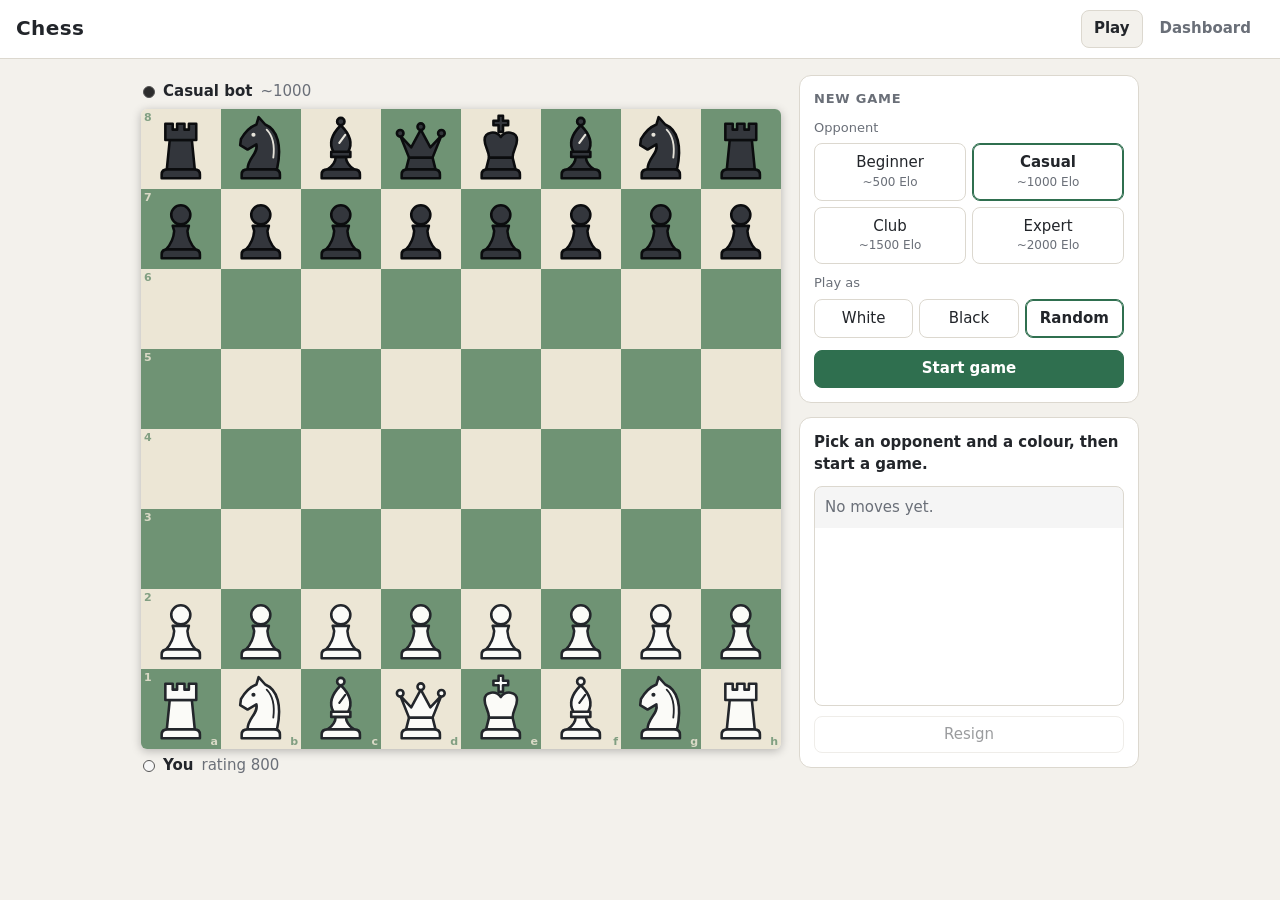
<file: index.html>
<!doctype html>
<html lang="en">
<head>
<meta charset="utf-8">
<meta name="viewport" content="width=device-width, initial-scale=1">
<title>Chess</title>
<style>
:root {
  --bg: #f3f1ec;
  --panel: #ffffff;
  --text: #22252a;
  --muted: #6a6f78;
  --line: #dcd8cf;
  --accent: #2f6f4f;
  --accent-text: #ffffff;
  --danger: #b3402f;
  --win: #2f7d4f;
  --loss: #b3402f;
  --draw: #7a7f88;
  --sq-light: #ece6d5;
  --sq-dark: #6f9374;
  --sq-last: rgba(245, 214, 70, 0.55);
  --sq-sel: rgba(60, 130, 220, 0.5);
}
@media (prefers-color-scheme: dark) {
  :root {
    --bg: #1b1d21;
    --panel: #25282d;
    --text: #e8e6e1;
    --muted: #9aa0a9;
    --line: #383c43;
    --accent: #4f9a72;
    --accent-text: #0e1612;
    --danger: #d9705f;
    --win: #62b384;
    --loss: #e07a69;
    --draw: #9aa0a9;
  }
}

* { box-sizing: border-box; }
[hidden] { display: none !important; }
html, body { margin: 0; }
body {
  background: var(--bg);
  color: var(--text);
  font: 15px/1.45 system-ui, -apple-system, "Segoe UI", Roboto, Helvetica, Arial, sans-serif;
  -webkit-text-size-adjust: 100%;
}
h1 { font-size: 20px; margin: 0; letter-spacing: 0.02em; }
h2 { font-size: 13px; margin: 0 0 10px; text-transform: uppercase; letter-spacing: 0.06em; color: var(--muted); }
p { margin: 0 0 10px; }
.muted { color: var(--muted); font-size: 13px; }

button {
  font: inherit;
  color: var(--text);
  background: var(--panel);
  border: 1px solid var(--line);
  border-radius: 8px;
  padding: 7px 12px;
  cursor: pointer;
}
button:hover:not(:disabled) { border-color: var(--accent); }
button:disabled { opacity: 0.45; cursor: default; }
button:focus-visible { outline: 2px solid var(--accent); outline-offset: 2px; }
button.primary { background: var(--accent); border-color: var(--accent); color: var(--accent-text); font-weight: 600; }
button.danger { color: var(--danger); }
button.wide { width: 100%; }
.row { display: flex; flex-wrap: wrap; gap: 8px; align-items: center; }
.row.end { justify-content: flex-end; }

.top {
  display: flex; align-items: center; justify-content: space-between; gap: 12px;
  padding: 10px 16px; border-bottom: 1px solid var(--line); background: var(--panel);
}
.tabs { display: flex; gap: 4px; }
.tab { border-color: transparent; background: transparent; font-weight: 600; color: var(--muted); }
.tab.active { color: var(--text); background: var(--bg); border-color: var(--line); }
.warning { background: #f6d98a; color: #40300a; padding: 8px 16px; font-size: 13px; }

main { max-width: 1100px; margin: 0 auto; padding: 16px; }
.card { background: var(--panel); border: 1px solid var(--line); border-radius: 12px; padding: 14px; margin-bottom: 14px; }

/* ------------------------------------------------------------------ play */
.play { display: flex; gap: 18px; align-items: flex-start; justify-content: center; }
.board-col { flex: 0 0 auto; width: min(100%, 78vh, 640px); min-width: 0; }
.side { flex: 1 1 280px; max-width: 340px; min-width: 240px; display: flex; flex-direction: column; }
.player-bar { display: flex; align-items: center; gap: 8px; min-height: 34px; padding: 4px 2px; font-weight: 600; }
.player-bar .sub { color: var(--muted); font-weight: 400; }
.dot { width: 12px; height: 12px; border-radius: 50%; border: 1px solid #555; flex: none; }
.dot.w { background: #f7f7f7; }
.dot.b { background: #2c2c2c; }
.thinking { color: var(--muted); font-weight: 400; font-style: italic; }

.board-wrap { position: relative; width: 100%; }
.board-wrap.small { width: min(100%, 420px); flex: 0 0 auto; }
.board {
  display: grid; grid-template-columns: repeat(8, 1fr); grid-template-rows: repeat(8, 1fr);
  width: 100%; aspect-ratio: 1 / 1;
  border-radius: 6px; overflow: hidden;
  box-shadow: 0 2px 10px rgba(0, 0, 0, 0.25);
  user-select: none; -webkit-user-select: none;
  touch-action: none;
}
.board.static { touch-action: auto; }
.sq { position: relative; min-width: 0; min-height: 0; }
.sq.l { background: var(--sq-light); }
.sq.d { background: var(--sq-dark); }
.sq.last::before, .sq.sel::before, .sq.chk::before {
  content: ""; position: absolute; inset: 0; pointer-events: none;
}
.sq.last::before { background: var(--sq-last); }
.sq.sel::before { background: var(--sq-sel); }
.sq.chk::before { background: radial-gradient(circle, rgba(230, 40, 30, 0.9) 0%, rgba(230, 40, 30, 0.55) 45%, rgba(230, 40, 30, 0) 75%); }
.sq.over { box-shadow: inset 0 0 0 4px rgba(255, 255, 255, 0.75); }
.sq .hint {
  position: absolute; left: 50%; top: 50%; width: 30%; height: 30%;
  transform: translate(-50%, -50%); border-radius: 50%;
  background: rgba(20, 30, 20, 0.28); pointer-events: none;
}
.sq .hint.cap { width: 92%; height: 92%; background: none; border: 5px solid rgba(20, 30, 20, 0.28); }
.sq .co { position: absolute; font-size: 11px; font-weight: 700; line-height: 1; pointer-events: none; opacity: 0.85; }
.sq .co.rank { left: 3px; top: 3px; }
.sq .co.file { right: 3px; bottom: 2px; }
.sq.l .co { color: var(--sq-dark); }
.sq.d .co { color: var(--sq-light); }

svg.pc { position: absolute; inset: 4%; width: 92%; height: 92%; pointer-events: none; stroke-width: 3.5; stroke-linejoin: round; stroke-linecap: round; }
svg.pc.w { fill: #fbfbf8; stroke: #23262b; --dt: #23262b; }
svg.pc.b { fill: #33363c; stroke: #0b0c0e; --dt: #e6e3da; }
.board:not(.static) .sq.mine { cursor: grab; }
.sq.dragging svg.pc { opacity: 0.25; }
.ghost { position: fixed; z-index: 50; pointer-events: none; transform: translate(-50%, -50%) scale(1.12); filter: drop-shadow(0 6px 6px rgba(0, 0, 0, 0.35)); }
.ghost svg.pc { position: static; width: 100%; height: 100%; display: block; }

.promo {
  position: absolute; inset: 0; z-index: 5; display: flex; align-items: center; justify-content: center;
  background: rgba(0, 0, 0, 0.45); border-radius: 6px;
}
.promo-box { background: var(--panel); border-radius: 12px; padding: 12px; text-align: center; box-shadow: 0 8px 30px rgba(0, 0, 0, 0.4); }
.promo-box .opts { display: flex; gap: 6px; margin: 8px 0; }
.promo-box .opts button { width: 64px; height: 64px; padding: 0; position: relative; background: var(--sq-light); }

.label { font-size: 13px; color: var(--muted); margin: 10px 0 6px; }
.label:first-of-type { margin-top: 0; }
.choices { display: grid; grid-template-columns: repeat(3, 1fr); gap: 6px; }
.choices.bots { grid-template-columns: repeat(2, 1fr); }
.choices button { padding: 8px 6px; text-align: center; }
.choices button.on { border-color: var(--accent); box-shadow: inset 0 0 0 1px var(--accent); font-weight: 600; }
.choices button small { display: block; color: var(--muted); font-weight: 400; font-size: 12px; }
#btn-new { margin-top: 12px; }

.card.grow { display: flex; flex-direction: column; gap: 10px; }
.status { font-weight: 600; min-height: 22px; }
.status .sub { display: block; font-weight: 400; color: var(--muted); font-size: 13px; }
.status.win { color: var(--win); }
.status.loss { color: var(--loss); }
.moves {
  list-style: none; margin: 0; padding: 0; height: 220px; overflow-y: auto;
  border: 1px solid var(--line); border-radius: 8px; font-variant-numeric: tabular-nums;
}
.moves li { display: grid; grid-template-columns: 38px 1fr 1fr; align-items: center; }
.moves li:nth-child(odd) { background: rgba(127, 127, 127, 0.08); }
.moves .n { color: var(--muted); padding: 3px 6px; text-align: right; }
.moves .m { padding: 3px 6px; border-radius: 4px; }
.moves .m.cur { background: var(--sq-last); color: #22252a; font-weight: 600; }
.moves.click .m:not(:empty) { cursor: pointer; }
.moves .empty { display: block; padding: 10px; color: var(--muted); }

/* ------------------------------------------------------------- dashboard */
.stats { display: grid; grid-template-columns: repeat(auto-fit, minmax(150px, 1fr)); gap: 12px; margin-bottom: 14px; }
.stat { background: var(--panel); border: 1px solid var(--line); border-radius: 12px; padding: 12px 14px; }
.stat .k { font-size: 12px; text-transform: uppercase; letter-spacing: 0.06em; color: var(--muted); }
.stat .v { font-size: 26px; font-weight: 700; line-height: 1.2; }
.stat .s { font-size: 13px; color: var(--muted); }
.w-c { color: var(--win); } .l-c { color: var(--loss); } .d-c { color: var(--draw); }
.dash-grid { display: grid; grid-template-columns: 1fr 1fr; gap: 14px; }
.dash-grid .card { margin-bottom: 14px; min-width: 0; }
#spark svg { width: 100%; height: auto; display: block; }
#spark .axis { font-size: 11px; fill: var(--muted); }
table { width: 100%; border-collapse: collapse; font-variant-numeric: tabular-nums; }
th, td { text-align: left; padding: 6px 8px; border-bottom: 1px solid var(--line); }
th { font-size: 12px; text-transform: uppercase; letter-spacing: 0.05em; color: var(--muted); font-weight: 600; }
td.num, th.num { text-align: right; }
tr:last-child td { border-bottom: 0; }
.games-wrap { overflow-x: auto; }
tr.game { cursor: pointer; }
tr.game:hover td, tr.game.open td { background: rgba(127, 127, 127, 0.1); }
.pill { display: inline-block; min-width: 46px; text-align: center; padding: 1px 8px; border-radius: 999px; font-size: 12px; font-weight: 700; color: #fff; }
.pill.win { background: var(--win); } .pill.loss { background: var(--loss); } .pill.draw { background: var(--draw); }

.replay-head { display: flex; justify-content: space-between; align-items: center; gap: 10px; margin-bottom: 10px; }
.replay-head h2 { margin: 0; }
.replay-body { display: flex; gap: 16px; align-items: flex-start; }
.replay-side { flex: 1 1 240px; min-width: 0; display: flex; flex-direction: column; gap: 10px; }
.replay-nav { display: flex; gap: 6px; align-items: center; }
.replay-nav button { min-width: 44px; font-family: ui-monospace, Consolas, monospace; font-weight: 700; }
.replay-nav span { flex: 1; text-align: center; color: var(--muted); font-size: 13px; }
textarea {
  width: 100%; resize: vertical; font: 12px/1.4 ui-monospace, Consolas, monospace;
  color: var(--text); background: var(--bg); border: 1px solid var(--line); border-radius: 8px; padding: 8px;
}

.modal { position: fixed; inset: 0; z-index: 100; background: rgba(0, 0, 0, 0.5); display: flex; align-items: center; justify-content: center; padding: 16px; }
.modal-box { background: var(--panel); border-radius: 12px; padding: 18px; max-width: 380px; width: 100%; box-shadow: 0 10px 40px rgba(0, 0, 0, 0.4); }

@media (max-width: 760px) {
  main { padding: 10px; }
  .play { flex-direction: column; align-items: center; }
  .board-col { width: min(100%, 70vh); }
  .side { max-width: none; width: 100%; flex-basis: auto; }
  .moves { height: 130px; }
  .dash-grid { grid-template-columns: 1fr; gap: 0; }
  .replay-body { flex-direction: column; align-items: center; }
  .replay-side { width: 100%; flex-basis: auto; }
}
</style>
</head>
<body>
<header class="top">
  <h1>Chess</h1>
  <nav class="tabs" role="tablist">
    <button type="button" class="tab active" data-tab="play" role="tab">Play</button>
    <button type="button" class="tab" data-tab="dash" role="tab">Dashboard</button>
  </nav>
</header>

<div id="storage-warning" class="warning" hidden>
  This browser is not letting the page save data, so your stats will be lost when you close it.
  Use Export on the Dashboard to keep a copy.
</div>

<main>
  <section id="tab-play" class="play">
    <div class="board-col">
      <div class="player-bar" id="bar-top"></div>
      <div class="board-wrap">
        <div class="board" id="board"></div>
        <div class="promo" id="promo" hidden></div>
      </div>
      <div class="player-bar" id="bar-bottom"></div>
    </div>

    <aside class="side">
      <div class="card">
        <h2>New game</h2>
        <div class="label">Opponent</div>
        <div class="choices bots" id="bot-picker"></div>
        <div class="label">Play as</div>
        <div class="choices" id="color-picker">
          <button type="button" data-color="w">White</button>
          <button type="button" data-color="b">Black</button>
          <button type="button" data-color="random">Random</button>
        </div>
        <button type="button" class="primary wide" id="btn-new">Start game</button>
      </div>

      <div class="card grow">
        <div class="status" id="status"></div>
        <ol class="moves" id="moves"></ol>
        <button type="button" class="wide" id="btn-resign" disabled>Resign</button>
      </div>
    </aside>
  </section>

  <section id="tab-dash" class="dash" hidden>
    <div class="stats" id="stats"></div>

    <div class="dash-grid">
      <div class="card">
        <h2>Rating history</h2>
        <div id="spark"></div>
      </div>
      <div class="card">
        <h2>Record by bot</h2>
        <table class="bots-table" id="bot-table"></table>
      </div>
    </div>

    <div class="card" id="replay" hidden>
      <div class="replay-head">
        <h2 id="replay-title"></h2>
        <button type="button" id="replay-close">Close</button>
      </div>
      <div class="replay-body">
        <div class="board-wrap small"><div class="board static" id="replay-board"></div></div>
        <div class="replay-side">
          <div class="replay-nav">
            <button type="button" data-nav="start" title="First move">|&lt;</button>
            <button type="button" data-nav="prev" title="Previous move (left arrow)">&lt;</button>
            <span id="replay-pos"></span>
            <button type="button" data-nav="next" title="Next move (right arrow)">&gt;</button>
            <button type="button" data-nav="end" title="Last move">&gt;|</button>
          </div>
          <ol class="moves" id="replay-moves"></ol>
          <textarea id="replay-pgn" readonly rows="5" spellcheck="false"></textarea>
          <button type="button" class="wide" id="replay-copy">Copy PGN</button>
        </div>
      </div>
    </div>

    <div class="card">
      <h2>Past games</h2>
      <div id="games"></div>
    </div>

    <div class="card">
      <h2>Your data</h2>
      <p class="muted">
        Stats are kept in this browser and are tied to where this file lives on disk.
        Export a backup before moving or renaming the file, then import it again afterwards.
      </p>
      <div class="row">
        <button type="button" id="btn-export">Export JSON</button>
        <button type="button" id="btn-import">Import JSON</button>
        <button type="button" class="danger" id="btn-clear">Clear all data</button>
        <input type="file" id="import-file" accept=".json,application/json" hidden>
      </div>
      <div class="muted" id="data-msg"></div>
    </div>
  </section>
</main>

<div class="modal" id="modal" hidden>
  <div class="modal-box">
    <p id="modal-text"></p>
    <div class="row end">
      <button type="button" id="modal-cancel">Cancel</button>
      <button type="button" class="primary" id="modal-ok">OK</button>
    </div>
  </div>
</div>

<script>
/*
 * ChessCore: a self-contained chess rules engine and search.
 *
 * The whole thing lives inside one factory function with no references to
 * outer scope, so `ChessCore.toString()` can be shipped into a Web Worker
 * built from a Blob (which works from file://).
 *
 * Board: 0x88 (square = rank * 16 + file, a1 = 0, h8 = 119).
 * Pieces: integers, type 1..6 (P N B R Q K), plus 8 for black.
 * Moves: integers, from | to << 7 | promo << 14 | flags << 17.
 */
function ChessCore() {
  'use strict';

  var START_FEN = 'rnbqkbnr/pppppppp/8/8/8/8/PPPPPPPP/RNBQKBNR w KQkq - 0 1';
  var P = 1, N = 2, B = 3, R = 4, Q = 5, K = 6;
  var PIECE_CHARS = ' PNBRQK  pnbrqk';
  var FILES = 'abcdefgh';
  var F_CAPTURE = 1, F_EP = 2, F_CASTLE = 4, F_DOUBLE = 8;

  var KNIGHT_D = [-33, -31, -18, -14, 14, 18, 31, 33];
  var KING_D = [-17, -16, -15, -1, 1, 15, 16, 17];
  var BISHOP_D = [-17, -15, 15, 17];
  var ROOK_D = [-16, -1, 1, 16];

  // ---------------------------------------------------------------- Zobrist
  var seed = 0x2545F491;
  function rnd32() {
    seed ^= seed << 13; seed ^= seed >>> 17; seed ^= seed << 5;
    return seed | 0;
  }
  var zPieceLo = new Int32Array(16 * 128), zPieceHi = new Int32Array(16 * 128);
  var zCastleLo = new Int32Array(16), zCastleHi = new Int32Array(16);
  var zEpLo = new Int32Array(8), zEpHi = new Int32Array(8);
  var zi;
  for (zi = 0; zi < 16 * 128; zi++) { zPieceLo[zi] = rnd32(); zPieceHi[zi] = rnd32(); }
  for (zi = 0; zi < 16; zi++) { zCastleLo[zi] = rnd32(); zCastleHi[zi] = rnd32(); }
  for (zi = 0; zi < 8; zi++) { zEpLo[zi] = rnd32(); zEpHi[zi] = rnd32(); }
  var zSideLo = rnd32(), zSideHi = rnd32();

  // Castling rights: 1 = white king side, 2 = white queen side, 4 / 8 = black.
  var castleMask = new Int8Array(128);
  for (zi = 0; zi < 128; zi++) castleMask[zi] = 15;
  castleMask[0] = 15 & ~2; castleMask[4] = 15 & ~3; castleMask[7] = 15 & ~1;
  castleMask[112] = 15 & ~8; castleMask[116] = 15 & ~12; castleMask[119] = 15 & ~4;

  // ------------------------------------------------------------------ state
  var board = new Int8Array(128);
  var side = 0, castling = 0, ep = -1, halfmove = 0, fullmove = 1;
  var hLo = 0, hHi = 0;
  var kingSq = [4, 116];
  // Undo stack. stLo / stHi (the hash before each move) double as the
  // position history used for repetition detection.
  var stMove = [], stCap = [], stCastle = [], stEp = [], stHalf = [], stLo = [], stHi = [];
  var hply = 0;

  function xr(piece, sq) {
    var i = piece * 128 + sq;
    hLo ^= zPieceLo[i]; hHi ^= zPieceHi[i];
  }

  function computeHash() {
    hLo = 0; hHi = 0;
    for (var sq = 0; sq < 120; sq++) {
      if (sq & 0x88) { sq += 7; continue; }
      if (board[sq]) xr(board[sq], sq);
    }
    hLo ^= zCastleLo[castling]; hHi ^= zCastleHi[castling];
    if (ep >= 0) { hLo ^= zEpLo[ep & 7]; hHi ^= zEpHi[ep & 7]; }
    if (side) { hLo ^= zSideLo; hHi ^= zSideHi; }
  }

  function sqName(sq) { return FILES.charAt(sq & 7) + ((sq >> 4) + 1); }
  function sqFromName(s) {
    if (typeof s !== 'string' || s.length !== 2) return -1;
    var f = s.charCodeAt(0) - 97, r = s.charCodeAt(1) - 49;
    if (f < 0 || f > 7 || r < 0 || r > 7) return -1;
    return r * 16 + f;
  }

  // -------------------------------------------------------------------- FEN
  function load(fen) {
    var parts = String(fen).trim().split(/\s+/);
    if (parts.length < 2) return false;
    var rows = parts[0].split('/');
    if (rows.length !== 8) return false;
    var nb = new Int8Array(128), ks = [-1, -1], r, f, i, ch, pc, sq;
    for (r = 0; r < 8; r++) {
      f = 0;
      for (i = 0; i < rows[r].length; i++) {
        ch = rows[r].charAt(i);
        if (ch >= '1' && ch <= '8') { f += +ch; continue; }
        pc = PIECE_CHARS.indexOf(ch);
        if (pc < 1 || f > 7) return false;
        sq = (7 - r) * 16 + f;
        nb[sq] = pc;
        if ((pc & 7) === K) {
          if (ks[pc >> 3] >= 0) return false;
          ks[pc >> 3] = sq;
        }
        f++;
      }
      if (f !== 8) return false;
    }
    if (ks[0] < 0 || ks[1] < 0) return false;
    if (parts[1] !== 'w' && parts[1] !== 'b') return false;

    board = nb;
    kingSq = ks;
    side = parts[1] === 'w' ? 0 : 1;
    castling = 0;
    var c = parts[2] || '-';
    if (c.indexOf('K') >= 0 && board[4] === 6 && board[7] === 4) castling |= 1;
    if (c.indexOf('Q') >= 0 && board[4] === 6 && board[0] === 4) castling |= 2;
    if (c.indexOf('k') >= 0 && board[116] === 14 && board[119] === 12) castling |= 4;
    if (c.indexOf('q') >= 0 && board[116] === 14 && board[112] === 12) castling |= 8;
    ep = -1;
    var e = sqFromName(parts[3] || '-');
    if (e >= 0) {
      // Keep the en passant square only when a capture is actually possible,
      // so that repetition detection compares like with like.
      var capSq = e + (side === 0 ? -16 : 16);
      var theirs = P | ((side ^ 1) << 3), ours = P | (side << 3);
      if (!(capSq & 0x88) && board[capSq] === theirs && !board[e] &&
          ((!((capSq - 1) & 0x88) && board[capSq - 1] === ours) ||
           (!((capSq + 1) & 0x88) && board[capSq + 1] === ours))) ep = e;
    }
    halfmove = Math.max(0, parseInt(parts[4], 10) || 0);
    fullmove = Math.max(1, parseInt(parts[5], 10) || 1);
    stMove = []; stCap = []; stCastle = []; stEp = []; stHalf = []; stLo = []; stHi = [];
    hply = 0;
    computeHash();
    return true;
  }

  function fen() {
    var out = '', r, f, empty, p;
    for (r = 7; r >= 0; r--) {
      empty = 0;
      for (f = 0; f < 8; f++) {
        p = board[r * 16 + f];
        if (!p) { empty++; continue; }
        if (empty) { out += empty; empty = 0; }
        out += PIECE_CHARS.charAt(p);
      }
      if (empty) out += empty;
      if (r) out += '/';
    }
    var c = '';
    if (castling & 1) c += 'K';
    if (castling & 2) c += 'Q';
    if (castling & 4) c += 'k';
    if (castling & 8) c += 'q';
    return out + (side ? ' b ' : ' w ') + (c || '-') + ' ' + (ep >= 0 ? sqName(ep) : '-') +
      ' ' + halfmove + ' ' + fullmove;
  }

  // ---------------------------------------------------------------- attacks
  function attacked(sq, by) {
    var i, to, p, d;
    if (by === 0) {
      to = sq - 15; if (!(to & 0x88) && board[to] === 1) return true;
      to = sq - 17; if (!(to & 0x88) && board[to] === 1) return true;
    } else {
      to = sq + 15; if (!(to & 0x88) && board[to] === 9) return true;
      to = sq + 17; if (!(to & 0x88) && board[to] === 9) return true;
    }
    var c = by << 3, kn = N | c, kg = K | c, bi = B | c, rk = R | c, qu = Q | c;
    for (i = 0; i < 8; i++) {
      to = sq + KNIGHT_D[i];
      if (!(to & 0x88) && board[to] === kn) return true;
      to = sq + KING_D[i];
      if (!(to & 0x88) && board[to] === kg) return true;
    }
    for (i = 0; i < 4; i++) {
      d = BISHOP_D[i];
      for (to = sq + d; !(to & 0x88); to += d) {
        p = board[to];
        if (p) { if (p === bi || p === qu) return true; break; }
      }
      d = ROOK_D[i];
      for (to = sq + d; !(to & 0x88); to += d) {
        p = board[to];
        if (p) { if (p === rk || p === qu) return true; break; }
      }
    }
    return false;
  }

  function inCheck() { return attacked(kingSq[side], side ^ 1); }

  // ------------------------------------------------------- move generation
  function addPawn(moves, from, to, flags, last, capsOnly) {
    var base = from | (to << 7) | (flags << 17);
    if ((to >> 4) === last) {
      moves.push(base | (Q << 14));
      if (!capsOnly) {
        moves.push(base | (R << 14));
        moves.push(base | (B << 14));
        moves.push(base | (N << 14));
      }
    } else {
      moves.push(base);
    }
  }

  // Pseudo-legal moves. With capsOnly: captures plus queen promotions.
  function gen(capsOnly) {
    var moves = [], us = side, them = us ^ 1;
    var sq, p, t, i, d, to, tp, dirs;
    for (sq = 0; sq < 120; sq++) {
      if (sq & 0x88) { sq += 7; continue; }
      p = board[sq];
      if (!p || (p >> 3) !== us) continue;
      t = p & 7;
      if (t === P) {
        var dir = us === 0 ? 16 : -16, last = us === 0 ? 7 : 0, start = us === 0 ? 1 : 6;
        to = sq + dir;
        if (!(to & 0x88) && !board[to]) {
          if ((to >> 4) === last) {
            addPawn(moves, sq, to, 0, last, capsOnly);
          } else if (!capsOnly) {
            moves.push(sq | (to << 7));
            if ((sq >> 4) === start && !board[to + dir]) {
              moves.push(sq | ((to + dir) << 7) | (F_DOUBLE << 17));
            }
          }
        }
        for (i = -1; i <= 1; i += 2) {
          to = sq + dir + i;
          if (to & 0x88) continue;
          tp = board[to];
          if (tp) {
            if ((tp >> 3) === them) addPawn(moves, sq, to, F_CAPTURE, last, capsOnly);
          } else if (to === ep) {
            moves.push(sq | (to << 7) | ((F_CAPTURE | F_EP) << 17));
          }
        }
      } else if (t === N || t === K) {
        dirs = t === N ? KNIGHT_D : KING_D;
        for (i = 0; i < 8; i++) {
          to = sq + dirs[i];
          if (to & 0x88) continue;
          tp = board[to];
          if (!tp) { if (!capsOnly) moves.push(sq | (to << 7)); }
          else if ((tp >> 3) === them) moves.push(sq | (to << 7) | (F_CAPTURE << 17));
        }
      } else {
        dirs = t === B ? BISHOP_D : (t === R ? ROOK_D : KING_D);
        for (i = 0; i < dirs.length; i++) {
          d = dirs[i];
          for (to = sq + d; !(to & 0x88); to += d) {
            tp = board[to];
            if (!tp) { if (!capsOnly) moves.push(sq | (to << 7)); continue; }
            if ((tp >> 3) === them) moves.push(sq | (to << 7) | (F_CAPTURE << 17));
            break;
          }
        }
      }
    }
    if (!capsOnly) {
      if (us === 0) {
        if ((castling & 1) && !board[5] && !board[6] &&
            !attacked(4, 1) && !attacked(5, 1)) moves.push(4 | (6 << 7) | (F_CASTLE << 17));
        if ((castling & 2) && !board[3] && !board[2] && !board[1] &&
            !attacked(4, 1) && !attacked(3, 1)) moves.push(4 | (2 << 7) | (F_CASTLE << 17));
      } else {
        if ((castling & 4) && !board[117] && !board[118] &&
            !attacked(116, 0) && !attacked(117, 0)) moves.push(116 | (118 << 7) | (F_CASTLE << 17));
        if ((castling & 8) && !board[115] && !board[114] && !board[113] &&
            !attacked(116, 0) && !attacked(115, 0)) moves.push(116 | (114 << 7) | (F_CASTLE << 17));
      }
    }
    return moves;
  }

  function make(m) {
    var from = m & 127, to = (m >> 7) & 127, promo = (m >> 14) & 7, flags = m >> 17;
    var us = side, piece = board[from], cap = board[to];
    stMove[hply] = m; stCastle[hply] = castling; stEp[hply] = ep; stHalf[hply] = halfmove;
    stLo[hply] = hLo; stHi[hply] = hHi;
    if (flags & F_EP) {
      var cs = to + (us === 0 ? -16 : 16);
      cap = board[cs]; board[cs] = 0; xr(cap, cs);
    } else if (cap) {
      xr(cap, to);
    }
    stCap[hply] = cap;
    hply++;
    board[from] = 0; xr(piece, from);
    var placed = promo ? (promo | (us << 3)) : piece;
    board[to] = placed; xr(placed, to);
    if ((piece & 7) === K) {
      kingSq[us] = to;
      if (flags & F_CASTLE) {
        var rf, rt;
        if (to > from) { rf = to + 1; rt = to - 1; } else { rf = to - 2; rt = to + 1; }
        var rk = board[rf];
        board[rf] = 0; board[rt] = rk; xr(rk, rf); xr(rk, rt);
      }
    }
    if (ep >= 0) { hLo ^= zEpLo[ep & 7]; hHi ^= zEpHi[ep & 7]; ep = -1; }
    if (flags & F_DOUBLE) {
      var enemyPawn = P | ((us ^ 1) << 3);
      if ((!((to - 1) & 0x88) && board[to - 1] === enemyPawn) ||
          (!((to + 1) & 0x88) && board[to + 1] === enemyPawn)) {
        ep = (from + to) >> 1;
        hLo ^= zEpLo[ep & 7]; hHi ^= zEpHi[ep & 7];
      }
    }
    var nc = castling & castleMask[from] & castleMask[to];
    if (nc !== castling) {
      hLo ^= zCastleLo[castling] ^ zCastleLo[nc]; hHi ^= zCastleHi[castling] ^ zCastleHi[nc];
      castling = nc;
    }
    halfmove = ((piece & 7) === P || cap) ? 0 : halfmove + 1;
    if (us === 1) fullmove++;
    side = us ^ 1;
    hLo ^= zSideLo; hHi ^= zSideHi;
  }

  function unmake() {
    hply--;
    var m = stMove[hply];
    var from = m & 127, to = (m >> 7) & 127, promo = (m >> 14) & 7, flags = m >> 17;
    side ^= 1;
    var us = side;
    castling = stCastle[hply]; ep = stEp[hply]; halfmove = stHalf[hply];
    hLo = stLo[hply]; hHi = stHi[hply];
    if (us === 1) fullmove--;
    var piece = promo ? (P | (us << 3)) : board[to];
    var cap = stCap[hply];
    board[from] = piece;
    if (flags & F_EP) {
      board[to] = 0;
      board[to + (us === 0 ? -16 : 16)] = cap;
    } else {
      board[to] = cap;
    }
    if ((piece & 7) === K) {
      kingSq[us] = from;
      if (flags & F_CASTLE) {
        if (to > from) { board[to + 1] = board[to - 1]; board[to - 1] = 0; }
        else { board[to - 2] = board[to + 1]; board[to + 1] = 0; }
      }
    }
  }

  function makeNull() {
    stMove[hply] = 0; stCap[hply] = 0; stCastle[hply] = castling; stEp[hply] = ep;
    stHalf[hply] = halfmove; stLo[hply] = hLo; stHi[hply] = hHi;
    hply++;
    if (ep >= 0) { hLo ^= zEpLo[ep & 7]; hHi ^= zEpHi[ep & 7]; ep = -1; }
    halfmove = 0;
    side ^= 1;
    hLo ^= zSideLo; hHi ^= zSideHi;
  }

  function unmakeNull() {
    hply--;
    side ^= 1;
    ep = stEp[hply]; halfmove = stHalf[hply]; hLo = stLo[hply]; hHi = stHi[hply];
  }

  function legalMoves() {
    var ms = gen(false), out = [], us = side, i;
    for (i = 0; i < ms.length; i++) {
      make(ms[i]);
      if (!attacked(kingSq[us], us ^ 1)) out.push(ms[i]);
      unmake();
    }
    return out;
  }

  function perft(depth) {
    if (depth <= 0) return 1;
    var ms = gen(false), us = side, n = 0, i;
    for (i = 0; i < ms.length; i++) {
      make(ms[i]);
      if (!attacked(kingSq[us], us ^ 1)) n += depth === 1 ? 1 : perft(depth - 1);
      unmake();
    }
    return n;
  }

  // ----------------------------------------------------------------- draws
  // How many earlier positions in this game match the current one.
  function repCount() {
    var c = 0, lim = hply - halfmove, i;
    if (lim < 0) lim = 0;
    for (i = hply - 2; i >= lim; i -= 2) {
      if (stLo[i] === hLo && stHi[i] === hHi) c++;
    }
    return c;
  }

  function insufficient() {
    var knights = 0, bishops = 0, lightB = 0, sq, p, t;
    for (sq = 0; sq < 120; sq++) {
      if (sq & 0x88) { sq += 7; continue; }
      p = board[sq];
      if (!p) continue;
      t = p & 7;
      if (t === P || t === R || t === Q) return false;
      if (t === N) knights++;
      else if (t === B) { bishops++; if (((sq >> 4) + (sq & 7)) & 1) lightB++; }
    }
    if (knights === 0) return lightB === 0 || lightB === bishops;
    return knights === 1 && bishops === 0;
  }

  function status() {
    var moves = legalMoves(), chk = inCheck();
    if (!moves.length) {
      if (chk) return { over: true, result: side === 0 ? '0-1' : '1-0', reason: 'checkmate', check: true };
      return { over: true, result: '1/2-1/2', reason: 'stalemate', check: false };
    }
    if (insufficient()) return { over: true, result: '1/2-1/2', reason: 'insufficient material', check: chk };
    if (halfmove >= 100) return { over: true, result: '1/2-1/2', reason: 'fifty-move rule', check: chk };
    if (repCount() >= 2) return { over: true, result: '1/2-1/2', reason: 'threefold repetition', check: chk };
    return { over: false, result: null, reason: null, check: chk };
  }

  // ------------------------------------------------------------- notation
  function uci(m) {
    var promo = (m >> 14) & 7;
    return sqName(m & 127) + sqName((m >> 7) & 127) + (promo ? ' pnbrqk'.charAt(promo) : '');
  }

  function findMove(str) {
    var ms = legalMoves(), i;
    str = String(str).toLowerCase();
    for (i = 0; i < ms.length; i++) if (uci(ms[i]) === str) return ms[i];
    return 0;
  }

  // SAN for a legal move in the current position.
  function san(m, legal) {
    var from = m & 127, to = (m >> 7) & 127, promo = (m >> 14) & 7, flags = m >> 17;
    var t = board[from] & 7, s = '', i, o, of;
    if (flags & F_CASTLE) {
      s = to > from ? 'O-O' : 'O-O-O';
    } else {
      if (t === P) {
        if (flags & F_CAPTURE) s = FILES.charAt(from & 7) + 'x';
      } else {
        s = PIECE_CHARS.charAt(t);
        legal = legal || legalMoves();
        var clash = false, sameFile = false, sameRank = false;
        for (i = 0; i < legal.length; i++) {
          o = legal[i]; of = o & 127;
          if (of === from || ((o >> 7) & 127) !== to || (board[of] & 7) !== t) continue;
          clash = true;
          if ((of & 7) === (from & 7)) sameFile = true;
          if ((of >> 4) === (from >> 4)) sameRank = true;
        }
        if (clash) {
          if (!sameFile) s += FILES.charAt(from & 7);
          else if (!sameRank) s += (from >> 4) + 1;
          else s += sqName(from);
        }
        if (flags & F_CAPTURE) s += 'x';
      }
      s += sqName(to);
      if (promo) s += '=' + PIECE_CHARS.charAt(promo);
    }
    make(m);
    if (inCheck()) s += legalMoves().length ? '+' : '#';
    unmake();
    return s;
  }

  function describe(m) {
    var flags = m >> 17, promo = (m >> 14) & 7;
    return {
      from: sqName(m & 127), to: sqName((m >> 7) & 127),
      promo: promo ? ' pnbrqk'.charAt(promo) : '',
      uci: uci(m),
      piece: PIECE_CHARS.charAt(board[m & 127]),
      capture: !!(flags & F_CAPTURE), castle: !!(flags & F_CASTLE), ep: !!(flags & F_EP)
    };
  }

  // ------------------------------------------------------------ evaluation
  var VALUE = [0, 100, 320, 330, 500, 900, 0];
  var PHASE = [0, 0, 1, 1, 2, 4, 0];
  // Piece-square tables, written from White's side with rank 8 on top.
  var PST = [null,
    [0, 0, 0, 0, 0, 0, 0, 0,
     50, 50, 50, 50, 50, 50, 50, 50,
     10, 10, 20, 30, 30, 20, 10, 10,
     5, 5, 10, 25, 25, 10, 5, 5,
     0, 0, 0, 20, 20, 0, 0, 0,
     5, -5, -10, 0, 0, -10, -5, 5,
     5, 10, 10, -20, -20, 10, 10, 5,
     0, 0, 0, 0, 0, 0, 0, 0],
    [-50, -40, -30, -30, -30, -30, -40, -50,
     -40, -20, 0, 0, 0, 0, -20, -40,
     -30, 0, 10, 15, 15, 10, 0, -30,
     -30, 5, 15, 20, 20, 15, 5, -30,
     -30, 0, 15, 20, 20, 15, 0, -30,
     -30, 5, 10, 15, 15, 10, 5, -30,
     -40, -20, 0, 5, 5, 0, -20, -40,
     -50, -40, -30, -30, -30, -30, -40, -50],
    [-20, -10, -10, -10, -10, -10, -10, -20,
     -10, 0, 0, 0, 0, 0, 0, -10,
     -10, 0, 5, 10, 10, 5, 0, -10,
     -10, 5, 5, 10, 10, 5, 5, -10,
     -10, 0, 10, 10, 10, 10, 0, -10,
     -10, 10, 10, 10, 10, 10, 10, -10,
     -10, 5, 0, 0, 0, 0, 5, -10,
     -20, -10, -10, -10, -10, -10, -10, -20],
    [0, 0, 0, 0, 0, 0, 0, 0,
     5, 10, 10, 10, 10, 10, 10, 5,
     -5, 0, 0, 0, 0, 0, 0, -5,
     -5, 0, 0, 0, 0, 0, 0, -5,
     -5, 0, 0, 0, 0, 0, 0, -5,
     -5, 0, 0, 0, 0, 0, 0, -5,
     -5, 0, 0, 0, 0, 0, 0, -5,
     0, 0, 0, 5, 5, 0, 0, 0],
    [-20, -10, -10, -5, -5, -10, -10, -20,
     -10, 0, 0, 0, 0, 0, 0, -10,
     -10, 0, 5, 5, 5, 5, 0, -10,
     -5, 0, 5, 5, 5, 5, 0, -5,
     0, 0, 5, 5, 5, 5, 0, -5,
     -10, 5, 5, 5, 5, 5, 0, -10,
     -10, 0, 5, 0, 0, 0, 0, -10,
     -20, -10, -10, -5, -5, -10, -10, -20]
  ];
  var KING_MG = [
    -30, -40, -40, -50, -50, -40, -40, -30,
    -30, -40, -40, -50, -50, -40, -40, -30,
    -30, -40, -40, -50, -50, -40, -40, -30,
    -30, -40, -40, -50, -50, -40, -40, -30,
    -20, -30, -30, -40, -40, -30, -30, -20,
    -10, -20, -20, -20, -20, -20, -20, -10,
    20, 20, 0, 0, 0, 0, 20, 20,
    20, 30, 10, 0, 0, 10, 30, 20];
  var KING_EG = [
    -50, -40, -30, -20, -20, -30, -40, -50,
    -30, -20, -10, 0, 0, -10, -20, -30,
    -30, -10, 20, 30, 30, 20, -10, -30,
    -30, -10, 30, 40, 40, 30, -10, -30,
    -30, -10, 30, 40, 40, 30, -10, -30,
    -30, -10, 20, 30, 30, 20, -10, -30,
    -30, -30, 0, 0, 0, 0, -30, -30,
    -50, -30, -30, -30, -30, -30, -30, -50];

  // sqScore[piece * 128 + sq]: material plus PST, signed (+ white, - black).
  var sqScore = new Int16Array(16 * 128);
  var kingMg = new Int16Array(2 * 128), kingEg = new Int16Array(2 * 128);
  (function () {
    var r, f, t, sq, wi, bi;
    for (r = 0; r < 8; r++) for (f = 0; f < 8; f++) {
      sq = r * 16 + f; wi = (7 - r) * 8 + f; bi = r * 8 + f;
      for (t = P; t <= Q; t++) {
        sqScore[t * 128 + sq] = VALUE[t] + PST[t][wi];
        sqScore[(t | 8) * 128 + sq] = -(VALUE[t] + PST[t][bi]);
      }
      kingMg[sq] = KING_MG[wi]; kingMg[128 + sq] = KING_MG[bi];
      kingEg[sq] = KING_EG[wi]; kingEg[128 + sq] = KING_EG[bi];
    }
  })();

  // Static evaluation in centipawns from the side to move's point of view.
  function evaluate() {
    var score = 0, phase = 0, pawns = 0, sq, p, t;
    for (sq = 0; sq < 120; sq++) {
      if (sq & 0x88) { sq += 7; continue; }
      p = board[sq];
      if (!p) continue;
      t = p & 7;
      if (t === K) continue;
      score += sqScore[p * 128 + sq];
      phase += PHASE[t];
      if (t === P) pawns++;
    }
    if (!pawns && phase <= 1) return 0; // bare kings or a lone minor piece
    if (phase > 24) phase = 24;
    var wk = kingSq[0], bk = kingSq[1];
    score += ((kingMg[wk] - kingMg[128 + bk]) * phase +
              (kingEg[wk] - kingEg[128 + bk]) * (24 - phase)) / 24 | 0;
    // Mop-up: with a big lead in a thin position, push the losing king to the
    // edge and bring the winning king closer so that basic mates get finished.
    if (phase <= 8 && (score > 400 || score < -400)) {
      var lk = score > 0 ? bk : wk;
      var lf = lk & 7, lr = lk >> 4;
      var edge = (lf < 4 ? 3 - lf : lf - 4) + (lr < 4 ? 3 - lr : lr - 4);
      var df = (wk & 7) - (bk & 7), dr = (wk >> 4) - (bk >> 4);
      var bonus = 10 * edge + 4 * (14 - (df < 0 ? -df : df) - (dr < 0 ? -dr : dr));
      score += score > 0 ? bonus : -bonus;
    }
    return side === 0 ? score : -score;
  }

  // ----------------------------------------------------------------- search
  var MATE = 30000, INF = 32000, MAX_PLY = 64;
  var TT_BITS = 18, TT_MASK = (1 << TT_BITS) - 1;
  var ttLo = null, ttHi, ttMove, ttScore, ttDepth, ttFlag;
  var killers = new Int32Array(MAX_PLY * 2), hist = new Int32Array(16 * 128);
  var nodes = 0, stopTime = 0, stopped = false, useQ = true, lastLevel = -1;

  function clearTT() {
    if (!ttLo) {
      ttLo = new Int32Array(1 << TT_BITS); ttHi = new Int32Array(1 << TT_BITS);
      ttMove = new Int32Array(1 << TT_BITS); ttScore = new Int16Array(1 << TT_BITS);
      ttDepth = new Int8Array(1 << TT_BITS); ttFlag = new Uint8Array(1 << TT_BITS);
    } else {
      ttFlag.fill(0);
    }
  }

  function scoreMoves(moves, ttm, ply) {
    var scores = new Array(moves.length), i, m, flags, s;
    var k1 = killers[ply * 2], k2 = killers[ply * 2 + 1];
    for (i = 0; i < moves.length; i++) {
      m = moves[i]; flags = m >> 17;
      if (m === ttm) s = 2000000;
      else if (flags & F_CAPTURE) {
        // MVV-LVA: most valuable victim first, least valuable attacker first.
        s = 1000000 + ((flags & F_EP) ? P : (board[(m >> 7) & 127] & 7)) * 16 - (board[m & 127] & 7);
        if ((m >> 14) & 7) s += 500;
      }
      else if ((m >> 14) & 7) s = 950000 + ((m >> 14) & 7);
      else if (m === k1) s = 900000;
      else if (m === k2) s = 800000;
      else s = hist[board[m & 127] * 128 + ((m >> 7) & 127)];
      scores[i] = s;
    }
    return scores;
  }

  function pick(moves, scores, i) {
    var best = i, j, t;
    for (j = i + 1; j < moves.length; j++) if (scores[j] > scores[best]) best = j;
    if (best !== i) {
      t = moves[i]; moves[i] = moves[best]; moves[best] = t;
      t = scores[i]; scores[i] = scores[best]; scores[best] = t;
    }
    return moves[i];
  }

  function hasPieces(c) {
    for (var sq = 0; sq < 120; sq++) {
      if (sq & 0x88) { sq += 7; continue; }
      var p = board[sq];
      if (p && (p >> 3) === c && (p & 7) > P && (p & 7) < K) return true;
    }
    return false;
  }

  function quiesce(alpha, beta, ply) {
    nodes++;
    var stand = evaluate();
    if (stand >= beta) return stand;
    if (stand > alpha) alpha = stand;
    if (ply >= MAX_PLY - 1) return stand;
    var moves = gen(true), scores = scoreMoves(moves, 0, ply), us = side, i, sc;
    for (i = 0; i < moves.length; i++) {
      make(pick(moves, scores, i));
      if (attacked(kingSq[us], us ^ 1)) { unmake(); continue; }
      sc = -quiesce(-beta, -alpha, ply + 1);
      unmake();
      if (sc >= beta) return sc;
      if (sc > alpha) alpha = sc;
    }
    return alpha;
  }

  function negamax(depth, alpha, beta, ply, allowNull) {
    if ((nodes++ & 2047) === 0 && stopTime && Date.now() > stopTime) stopped = true;
    if (stopped) return 0;
    if (halfmove >= 100 || repCount() > 0) return 0;
    var us = side, chk = attacked(kingSq[us], us ^ 1);
    if (chk && useQ) depth++;
    if (ply >= MAX_PLY - 1) return evaluate();
    if (depth <= 0) return useQ ? quiesce(alpha, beta, ply) : evaluate();

    var idx = hLo & TT_MASK, ttm = 0, sc;
    if (ttFlag[idx] && ttLo[idx] === hLo && ttHi[idx] === hHi) {
      ttm = ttMove[idx];
      if (ttDepth[idx] >= depth) {
        sc = ttScore[idx];
        if (sc > MATE - 1000) sc -= ply; else if (sc < -MATE + 1000) sc += ply;
        if (ttFlag[idx] === 1) return sc;
        if (ttFlag[idx] === 2 && sc >= beta) return sc;
        if (ttFlag[idx] === 3 && sc <= alpha) return sc;
      }
    }

    if (allowNull && useQ && !chk && depth >= 3 && beta < MATE - 1000 && hasPieces(us)) {
      makeNull();
      sc = -negamax(depth - 3, -beta, -beta + 1, ply + 1, false);
      unmakeNull();
      if (stopped) return 0;
      if (sc >= beta) return beta;
    }

    var moves = gen(false), scores = scoreMoves(moves, ttm, ply);
    var best = -INF, bestMove = 0, legal = 0, a0 = alpha, i, m;
    for (i = 0; i < moves.length; i++) {
      m = pick(moves, scores, i);
      make(m);
      if (attacked(kingSq[us], us ^ 1)) { unmake(); continue; }
      legal++;
      if (legal === 1) {
        sc = -negamax(depth - 1, -beta, -alpha, ply + 1, true);
      } else {
        sc = -negamax(depth - 1, -alpha - 1, -alpha, ply + 1, true);
        if (sc > alpha && sc < beta) sc = -negamax(depth - 1, -beta, -alpha, ply + 1, true);
      }
      unmake();
      if (stopped) return 0;
      if (sc > best) {
        best = sc; bestMove = m;
        if (sc > alpha) {
          alpha = sc;
          if (sc >= beta) {
            if (!((m >> 17) & F_CAPTURE) && !((m >> 14) & 7)) {
              if (killers[ply * 2] !== m) {
                killers[ply * 2 + 1] = killers[ply * 2];
                killers[ply * 2] = m;
              }
              hist[board[m & 127] * 128 + ((m >> 7) & 127)] += depth * depth;
            }
            break;
          }
        }
      }
    }
    if (!legal) return chk ? -MATE + ply : 0;

    sc = best;
    if (sc > MATE - 1000) sc += ply; else if (sc < -MATE + 1000) sc -= ply;
    ttLo[idx] = hLo; ttHi[idx] = hHi; ttMove[idx] = bestMove; ttScore[idx] = sc;
    ttDepth[idx] = depth > 127 ? 127 : depth;
    ttFlag[idx] = best <= a0 ? 3 : (best >= beta ? 2 : 1);
    return best;
  }

  // Iterative deepening with a time limit; used by the strongest bot.
  function searchTimed(maxDepth) {
    var moves = legalMoves();
    if (moves.length === 1) return moves[0];
    var scores = scoreMoves(moves, 0, 0), i, d, sc, alpha, iterBest, best, started = Date.now();
    for (i = 0; i < moves.length; i++) pick(moves, scores, i);
    best = moves[0];
    for (d = 1; d <= maxDepth; d++) {
      alpha = -INF; iterBest = 0;
      for (i = 0; i < moves.length; i++) {
        make(moves[i]);
        if (i === 0) {
          sc = -negamax(d - 1, -INF, -alpha, 1, true);
        } else {
          sc = -negamax(d - 1, -alpha - 1, -alpha, 1, true);
          if (!stopped && sc > alpha) sc = -negamax(d - 1, -INF, -alpha, 1, true);
        }
        unmake();
        if (stopped) break;
        if (sc > alpha) { alpha = sc; iterBest = moves[i]; }
      }
      // A cut-off iteration is still usable: the previous best was searched
      // first, so anything recorded here is at least as good.
      if (iterBest) {
        best = iterBest;
        i = moves.indexOf(best);
        moves.splice(i, 1); moves.unshift(best);
      }
      if (stopped || alpha > MATE - 1000) break;
      if (stopTime && Date.now() - started > (stopTime - started) * 0.55) break;
    }
    return best;
  }

  // Fixed depth, every root move scored exactly, then blurred with noise.
  function searchNoisy(depth, noise) {
    var moves = legalMoves(), best = 0, bestScore = -Infinity, i, sc;
    for (i = 0; i < moves.length; i++) {
      make(moves[i]);
      sc = -negamax(depth - 1, -INF, INF, 1, true);
      unmake();
      sc += (Math.random() * 2 - 1) * noise;
      if (sc > bestScore) { bestScore = sc; best = moves[i]; }
    }
    return best;
  }

  // Approximate, uncalibrated strength settings.
  var LEVELS = {
    500: { depth: 1, q: false, noise: 150, rand: 0.35, time: 0 },
    1000: { depth: 2, q: true, noise: 80, rand: 0.10, time: 0 },
    1500: { depth: 3, q: true, noise: 25, rand: 0.03, time: 0 },
    2000: { depth: 6, q: true, noise: 0, rand: 0, time: 1500 }
  };

  // Choose a move for the side to move. Returns 0 when there is none.
  function think(level, opts) {
    var cfg = LEVELS[level] || LEVELS[1000];
    opts = opts || {};
    var moves = legalMoves();
    if (!moves.length) return 0;
    if (cfg.rand && Math.random() < cfg.rand) return moves[Math.floor(Math.random() * moves.length)];
    if (!ttLo || lastLevel !== level) clearTT();
    lastLevel = level;
    useQ = cfg.q; nodes = 0; stopped = false;
    killers.fill(0); hist.fill(0);
    if (cfg.noise) {
      stopTime = 0;
      return searchNoisy(cfg.depth, cfg.noise);
    }
    stopTime = Date.now() + (opts.time || cfg.time);
    return searchTimed(opts.depth || cfg.depth);
  }

  // Worker protocol: start FEN + UCI move list + level in, UCI move out.
  function botMove(startFen, uciMoves, level, opts) {
    if (!load(startFen || START_FEN)) return null;
    var i, m;
    for (i = 0; uciMoves && i < uciMoves.length; i++) {
      m = findMove(uciMoves[i]);
      if (!m) return null;
      make(m);
    }
    m = think(level, opts);
    return m ? uci(m) : null;
  }

  // ------------------------------------------------------------- public API
  load(START_FEN);

  return {
    START_FEN: START_FEN,
    LEVELS: LEVELS,
    load: load,
    reset: function () { load(START_FEN); },
    fen: fen,
    turn: function () { return side === 0 ? 'w' : 'b'; },
    // FEN letter of the piece on a square such as 'e4', or '' when empty.
    piece: function (name) {
      var sq = sqFromName(name);
      return sq < 0 || !board[sq] ? '' : PIECE_CHARS.charAt(board[sq]);
    },
    kingSquare: function (color) { return sqName(kingSq[color === 'w' ? 0 : 1]); },
    inCheck: inCheck,
    // Legal moves as plain objects, optionally only those from one square.
    moves: function (from) {
      var ms = legalMoves(), out = [], i, d;
      for (i = 0; i < ms.length; i++) {
        d = describe(ms[i]);
        if (!from || d.from === from) out.push(d);
      }
      return out;
    },
    // Play a UCI move ('e2e4', 'e7e8q'). Returns its description with SAN,
    // or null when the move is not legal.
    move: function (str) {
      var m = findMove(str);
      if (!m) return null;
      var d = describe(m);
      d.san = san(m);
      make(m);
      return d;
    },
    undo: function () { if (hply > 0) { unmake(); return true; } return false; },
    status: status,
    perft: perft,
    evaluate: evaluate,
    think: function (level, opts) { var m = think(level, opts); return m ? uci(m) : null; },
    botMove: botMove,
    nodes: function () { return nodes; }
  };
}

if (typeof module !== 'undefined' && module.exports) module.exports = ChessCore;
</script>
<script>
/* UI for the offline chess game. Depends only on ChessCore (engine.js). */
(function () {
  'use strict';

  var STORE_KEY = 'chess-offline.v1';
  var START_RATING = 800, K_FACTOR = 32;
  var FILES = 'abcdefgh';
  var BOTS = [
    { elo: 500, name: 'Beginner' },
    { elo: 1000, name: 'Casual' },
    { elo: 1500, name: 'Club' },
    { elo: 2000, name: 'Expert' }
  ];
  var MIN_BOT_DELAY = 350;

  function $(id) { return document.getElementById(id); }
  function esc(s) {
    return String(s).replace(/[&<>"']/g, function (ch) {
      return { '&': '&amp;', '<': '&lt;', '>': '&gt;', '"': '&quot;', "'": '&#39;' }[ch];
    });
  }
  function botName(elo) {
    for (var i = 0; i < BOTS.length; i++) if (BOTS[i].elo === elo) return BOTS[i].name;
    return 'Bot';
  }
  function isBotElo(elo) { return BOTS.some(function (b) { return b.elo === elo; }); }

  // ---------------------------------------------------------------- pieces
  // Hand-drawn piece shapes on a 100 x 100 grid. Fill and outline colours come
  // from CSS on the <svg class="pc w|b">; --dt is the contrasting detail colour.
  var BASE = '<path d="M24 90v-5q0-7 8-7h36q8 0 8 7v5z"/>';
  var SHAPES = {
    p: '<path d="M39 46h22l-2 7q1 14 11 25H30q10-11 11-25z"/><circle cx="50" cy="31" r="13"/>',
    r: '<path d="M35 38h30l4 40H31z"/><path d="M29 16h10v8h6v-8h10v8h6v-8h10v22H29z"/>',
    n: '<path d="M32 78C32 62 47 57 44 44L32 51 22 45 23 37C28 28 34 21 44 17L47 7 56 17C73 24 79 46 72 78Z"/>' +
       '<circle cx="40" cy="31" r="2.8" style="fill:var(--dt);stroke:none"/>' +
       '<path d="M58 24C66 32 69 46 67 62" style="fill:none;stroke:var(--dt);stroke-width:2.5"/>',
    b: '<path d="M43 61q0 9-11 17h36q-11-8-11-17z"/><path d="M37 54h26v7H37z"/>' +
       '<path d="M50 18C38 30 33 42 40 54h20c7-12 2-24-10-36z"/><circle cx="50" cy="13" r="5"/>' +
       '<path d="M56 31l-8 11" style="fill:none;stroke:var(--dt);stroke-width:3"/>',
    q: '<path d="M34 62h32l4 16H30z"/><path d="M22 32l12 30h32l12-30-15 16-13-24-13 24z"/>' +
       '<circle cx="22" cy="29" r="4.5"/><circle cx="50" cy="20" r="4.5"/><circle cx="78" cy="29" r="4.5"/>',
    k: '<path d="M34 62h32l4 16H30z"/><path d="M47 5h6v7h7v6h-7v9h-6v-9h-7v-6h7z"/>' +
       '<path d="M50 34c-6-9-22-8-22 4 0 9 6 15 6 24h32c0-9 6-15 6-24 0-12-16-13-22-4z"/>'
  };

  function injectPieceSymbols() {
    var html = '<svg width="0" height="0" style="position:absolute" aria-hidden="true"><defs>';
    Object.keys(SHAPES).forEach(function (t) {
      html += '<symbol id="pc-' + t + '" viewBox="0 0 100 100">' + SHAPES[t] + BASE + '</symbol>';
    });
    var holder = document.createElement('div');
    holder.innerHTML = html + '</defs></svg>';
    document.body.insertBefore(holder.firstChild, document.body.firstChild);
  }

  // ch is a FEN letter: upper case for White, lower case for Black.
  function pieceSvg(ch) {
    var t = ch.toLowerCase();
    return '<svg class="pc ' + (ch === t ? 'b' : 'w') + '" viewBox="0 0 100 100"><use href="#pc-' + t + '"/></svg>';
  }

  // ----------------------------------------------------------------- board
  function squareAt(orient, row, col) {
    var f = orient === 'w' ? col : 7 - col, r = orient === 'w' ? 8 - row : row + 1;
    return FILES.charAt(f) + r;
  }

  // Draw a position. o: orient, last [from, to], sel, targets {sq: isCapture},
  // check (king square), mine (colour whose pieces can be picked up).
  function drawBoard(el, c, o) {
    var html = '', row, col, name, ch, cls, f, r;
    for (row = 0; row < 8; row++) {
      for (col = 0; col < 8; col++) {
        name = squareAt(o.orient, row, col);
        f = name.charCodeAt(0) - 97; r = +name.charAt(1);
        ch = c.piece(name);
        cls = 'sq ' + ((f + r) % 2 === 0 ? 'l' : 'd');
        if (o.last && (o.last[0] === name || o.last[1] === name)) cls += ' last';
        if (o.sel === name) cls += ' sel';
        if (o.check === name) cls += ' chk';
        if (ch && o.mine && (ch === ch.toUpperCase() ? 'w' : 'b') === o.mine) cls += ' mine';
        html += '<div class="' + cls + '" data-sq="' + name + '">';
        if (col === 0) html += '<span class="co rank">' + r + '</span>';
        if (row === 7) html += '<span class="co file">' + name.charAt(0) + '</span>';
        if (ch) html += pieceSvg(ch);
        if (o.targets && o.targets.hasOwnProperty(name)) html += '<span class="hint' + (o.targets[name] ? ' cap' : '') + '"></span>';
        html += '</div>';
      }
    }
    el.innerHTML = html;
  }

  // --------------------------------------------------------------- storage
  var store = { games: [], current: null, prefs: { bot: 1000, color: 'random' } };
  var storageOk = true;

  function validGame(g) {
    return !!g && typeof g === 'object' && typeof g.id === 'string' && isBotElo(g.bot) &&
      (g.color === 'w' || g.color === 'b') &&
      (g.result === 'win' || g.result === 'draw' || g.result === 'loss') &&
      Array.isArray(g.moves) && g.moves.length <= 2000 &&
      g.moves.every(function (m) { return typeof m === 'string' && /^[a-h][1-8][a-h][1-8][qrbn]?$/.test(m); });
  }

  // Rebuild a stored game from its moves so nothing unchecked reaches the page.
  function cleanGame(g) {
    if (!validGame(g)) return null;
    var c = ChessCore(), sans = [], i, d;
    var startFen = typeof g.startFen === 'string' && c.load(g.startFen) ? c.fen() : c.START_FEN;
    c.load(startFen);
    for (i = 0; i < g.moves.length; i++) {
      d = c.move(g.moves[i]);
      if (!d) return null;
      sans.push(d.san);
    }
    var t = Date.parse(g.endedAt);
    return {
      id: g.id.slice(0, 64), bot: g.bot, color: g.color, result: g.result,
      reason: String(g.reason || '').slice(0, 40),
      startFen: startFen, moves: g.moves.slice(), sans: sans,
      endedAt: new Date(isNaN(t) ? Date.now() : t).toISOString()
    };
  }

  function loadStore() {
    try {
      var probe = STORE_KEY + '.probe';
      localStorage.setItem(probe, '1');
      localStorage.removeItem(probe);
      var raw = localStorage.getItem(STORE_KEY);
      if (!raw) return;
      var d = JSON.parse(raw);
      if (!d || typeof d !== 'object') return;
      if (Array.isArray(d.games)) store.games = d.games.map(cleanGame).filter(Boolean);
      if (d.current && typeof d.current === 'object') store.current = d.current;
      if (d.prefs && typeof d.prefs === 'object') {
        if (isBotElo(d.prefs.bot)) store.prefs.bot = d.prefs.bot;
        if (['w', 'b', 'random'].indexOf(d.prefs.color) >= 0) store.prefs.color = d.prefs.color;
      }
    } catch (e) {
      storageOk = false;
    }
  }

  function saveStore() {
    try {
      localStorage.setItem(STORE_KEY, JSON.stringify({ v: 1, games: store.games, current: store.current, prefs: store.prefs }));
      storageOk = true;
    } catch (e) {
      storageOk = false;
    }
    $('storage-warning').hidden = storageOk;
  }

  // ----------------------------------------------------------------- stats
  // Everything on the dashboard is derived from the list of finished games.
  function computeStats(games) {
    var s = {
      n: games.length, w: 0, d: 0, l: 0, rating: START_RATING, history: [START_RATING],
      perGame: [], perBot: {}, streakType: null, streak: 0, bestWinStreak: 0, peak: START_RATING
    };
    BOTS.forEach(function (b) { s.perBot[b.elo] = { n: 0, w: 0, d: 0, l: 0 }; });
    var winRun = 0;
    games.forEach(function (g) {
      var score = g.result === 'win' ? 1 : (g.result === 'draw' ? 0.5 : 0);
      var expected = 1 / (1 + Math.pow(10, (g.bot - s.rating) / 400));
      var before = s.rating;
      s.rating = before + K_FACTOR * (score - expected);
      s.history.push(s.rating);
      s.perGame.push({ before: before, after: s.rating });
      if (s.rating > s.peak) s.peak = s.rating;
      var key = g.result === 'win' ? 'w' : (g.result === 'draw' ? 'd' : 'l');
      s[key]++; s.perBot[g.bot][key]++; s.perBot[g.bot].n++;
      if (s.streakType === g.result) s.streak++; else { s.streakType = g.result; s.streak = 1; }
      winRun = g.result === 'win' ? winRun + 1 : 0;
      if (winRun > s.bestWinStreak) s.bestWinStreak = winRun;
    });
    return s;
  }

  // ------------------------------------------------------------ bot runner
  // Runs the engine in a Web Worker built from a Blob (fine on file://), and
  // falls back to the main thread if the browser refuses to create one.
  function BotRunner() {
    var worker = null, pending = {}, nextId = 1, localCore = null;

    function runLocal(job) {
      setTimeout(function () {
        var mv = null;
        try {
          if (!localCore) localCore = ChessCore();
          mv = localCore.botMove(job.fen, job.moves, job.level);
        } catch (e) { mv = null; }
        job.cb(mv);
      }, 30);
    }

    function failOver() {
      if (worker) { try { worker.terminate(); } catch (e) { /* ignore */ } }
      worker = null;
      var jobs = pending; pending = {};
      Object.keys(jobs).forEach(function (id) { runLocal(jobs[id]); });
    }

    try {
      var src = ChessCore.toString() + '\nvar core=ChessCore();self.onmessage=function(e){var d=e.data,mv=null;' +
        'try{mv=core.botMove(d.fen,d.moves,d.level);}catch(x){mv=null;}self.postMessage({id:d.id,move:mv});};';
      var url = URL.createObjectURL(new Blob([src], { type: 'text/javascript' }));
      worker = new Worker(url);
      worker.onmessage = function (e) {
        var job = pending[e.data.id];
        if (!job) return;
        delete pending[e.data.id];
        job.cb(e.data.move);
      };
      worker.onerror = function (e) { if (e && e.preventDefault) e.preventDefault(); failOver(); };
    } catch (e) {
      worker = null;
    }

    return {
      usingWorker: function () { return !!worker; },
      request: function (fen, moves, level, cb) {
        var job = { fen: fen, moves: moves, level: level, cb: cb };
        if (!worker) { runLocal(job); return; }
        var id = nextId++;
        pending[id] = job;
        try { worker.postMessage({ id: id, fen: fen, moves: moves, level: level }); }
        catch (e) { failOver(); }
      }
    };
  }

  // ------------------------------------------------------------ play state
  var core = ChessCore();
  var runner = null;
  var game = null;            // { id, bot, color, startFen, moves, sans, over, summary }
  var sel = null, targets = {}, drag = null, ghost = null;
  var thinking = false, botReq = 0, promoOpen = false;
  var boardEl, tab = 'play';

  function playerMoved() {
    return !!game && game.moves.length >= (game.color === 'w' ? 1 : 2);
  }
  function canMove() {
    return !!game && !game.over && !thinking && !promoOpen && core.turn() === game.color;
  }
  function lastMove() {
    if (!game || !game.moves.length) return null;
    var m = game.moves[game.moves.length - 1];
    return [m.slice(0, 2), m.slice(2, 4)];
  }

  function persistCurrent() {
    store.current = game && !game.over
      ? { id: game.id, bot: game.bot, color: game.color, startFen: game.startFen, moves: game.moves.slice() }
      : null;
    saveStore();
  }

  function startGame() {
    var choice = store.prefs.color;
    var color = choice === 'random' ? (Math.random() < 0.5 ? 'w' : 'b') : choice;
    botReq++; thinking = false;
    core.reset();
    game = {
      id: Date.now().toString(36) + Math.random().toString(36).slice(2, 8),
      bot: store.prefs.bot, color: color, startFen: core.START_FEN,
      moves: [], sans: [], over: false, summary: null
    };
    sel = null; targets = {};
    closePromo();
    persistCurrent();
    renderPlay();
    if (core.turn() !== game.color) requestBot();
  }

  function resume() {
    var cur = store.current;
    if (!cur || !isBotElo(cur.bot) || (cur.color !== 'w' && cur.color !== 'b') || !Array.isArray(cur.moves)) return false;
    var startFen = typeof cur.startFen === 'string' && core.load(cur.startFen) ? cur.startFen : core.START_FEN;
    core.load(startFen);
    var sans = [], i, d;
    for (i = 0; i < cur.moves.length; i++) {
      d = core.move(cur.moves[i]);
      if (!d) { core.reset(); return false; }
      sans.push(d.san);
    }
    game = {
      id: String(cur.id || Date.now().toString(36)), bot: cur.bot, color: cur.color, startFen: startFen,
      moves: cur.moves.slice(), sans: sans, over: false, summary: null
    };
    var st = core.status();
    if (st.over) { finishFromStatus(st); return true; }
    if (core.turn() !== game.color) requestBot();
    return true;
  }

  function finishFromStatus(st) {
    var outcome = 'draw';
    if (st.result !== '1/2-1/2') outcome = (st.result === '1-0') === (game.color === 'w') ? 'win' : 'loss';
    finish(outcome, st.reason);
  }

  function finish(outcome, reason) {
    botReq++; thinking = false;
    var before = computeStats(store.games).rating;
    store.games.push({
      id: game.id, bot: game.bot, color: game.color, result: outcome, reason: reason,
      startFen: game.startFen, moves: game.moves.slice(), sans: game.sans.slice(),
      endedAt: new Date().toISOString()
    });
    var after = computeStats(store.games).rating;
    game.over = true;
    game.summary = { outcome: outcome, reason: reason, before: before, after: after };
    sel = null; targets = {};
    closePromo();
    persistCurrent();
    renderPlay();
    if (tab === 'dash') renderDash();
  }

  function playMove(uci) {
    var d = core.move(uci);
    if (!d) return false;
    game.moves.push(d.uci); game.sans.push(d.san);
    sel = null; targets = {};
    var st = core.status();
    if (st.over) { finishFromStatus(st); return true; }
    persistCurrent();
    renderPlay();
    if (core.turn() !== game.color) requestBot();
    return true;
  }

  function requestBot() {
    if (!runner) runner = BotRunner();
    var id = ++botReq, t0 = Date.now();
    thinking = true;
    renderPlay();
    runner.request(game.startFen, game.moves.slice(), game.bot, function (uci) {
      if (id !== botReq) return;
      setTimeout(function () {
        if (id !== botReq) return;
        thinking = false;
        if (!uci || !playMove(uci)) {
          renderPlay();
          $('status').textContent = 'The bot could not find a move. Start a new game.';
        }
      }, Math.max(0, MIN_BOT_DELAY - (Date.now() - t0)));
    });
  }

  function resign() {
    if (!game || game.over) return;
    if (!playerMoved()) {
      // Nothing played yet: drop the game without recording it.
      botReq++; thinking = false;
      game = null; core.reset(); sel = null; targets = {};
      closePromo();
      persistCurrent();
      renderPlay();
      return;
    }
    finish('loss', 'resignation');
  }

  // ----------------------------------------------------------- interaction
  function select(sq) {
    sel = sq; targets = {};
    core.moves(sq).forEach(function (m) { targets[m.to] = m.capture; });
  }
  function clearSelection() { sel = null; targets = {}; }

  function squareFromPoint(x, y) {
    var rect = boardEl.getBoundingClientRect();
    if (x < rect.left || y < rect.top || x >= rect.right || y >= rect.bottom) return null;
    var col = Math.min(7, Math.floor((x - rect.left) / (rect.width / 8)));
    var row = Math.min(7, Math.floor((y - rect.top) / (rect.height / 8)));
    return squareAt(game.color, row, col);
  }

  function isMine(sq) {
    var ch = core.piece(sq);
    return !!ch && (ch === ch.toUpperCase() ? 'w' : 'b') === game.color;
  }

  function tryMove(from, to) {
    var opts = core.moves(from).filter(function (m) { return m.to === to; });
    if (!opts.length) return;
    if (opts.length > 1) { openPromo(from, to); return; }
    playMove(opts[0].uci);
  }

  function openPromo(from, to) {
    promoOpen = true;
    sel = null; targets = {};
    drawPlayBoard();
    var white = game.color === 'w', html = '<div class="promo-box"><div>Promote to</div><div class="opts">';
    ['q', 'r', 'b', 'n'].forEach(function (p) {
      html += '<button type="button" data-promo="' + p + '" title="' +
        { q: 'Queen', r: 'Rook', b: 'Bishop', n: 'Knight' }[p] + '">' + pieceSvg(white ? p.toUpperCase() : p) + '</button>';
    });
    html += '</div><button type="button" data-promo="">Cancel</button></div>';
    var el = $('promo');
    el.innerHTML = html;
    el.hidden = false;
    el.onclick = function (e) {
      var b = e.target.closest ? e.target.closest('button') : null;
      if (!b) return;
      var p = b.getAttribute('data-promo');
      closePromo();
      if (p) playMove(from + to + p); else renderPlay();
    };
  }
  function closePromo() {
    promoOpen = false;
    var el = $('promo');
    if (el) { el.hidden = true; el.innerHTML = ''; }
  }

  function removeGhost() {
    if (ghost && ghost.parentNode) ghost.parentNode.removeChild(ghost);
    ghost = null;
  }
  function markOver(sq) {
    var prev = boardEl.querySelector('.sq.over');
    if (prev) prev.classList.remove('over');
    if (sq && targets.hasOwnProperty(sq)) {
      var el = boardEl.querySelector('[data-sq="' + sq + '"]');
      if (el) el.classList.add('over');
    }
  }

  function onPointerDown(e) {
    if (!canMove()) return;
    if (e.pointerType === 'mouse' && e.button !== 0) return;
    var sq = squareFromPoint(e.clientX, e.clientY);
    if (!sq) return;
    e.preventDefault();
    if (sel && sel !== sq && targets.hasOwnProperty(sq)) {   // second click of click-click
      tryMove(sel, sq);
      return;
    }
    if (!isMine(sq)) { clearSelection(); drawPlayBoard(); return; }
    var wasSelected = sel === sq;
    select(sq);
    drawPlayBoard();
    drag = { sq: sq, id: e.pointerId, x: e.clientX, y: e.clientY, moved: false, wasSelected: wasSelected };
    // Keep receiving this pointer on the board even though its squares get redrawn.
    try { boardEl.setPointerCapture(e.pointerId); } catch (err) { /* synthetic or stale pointer */ }
  }

  function onPointerMove(e) {
    if (!drag || e.pointerId !== drag.id) return;
    if (!drag.moved) {
      if (Math.abs(e.clientX - drag.x) + Math.abs(e.clientY - drag.y) < 6) return;
      drag.moved = true;
      var size = boardEl.getBoundingClientRect().width / 8;
      ghost = document.createElement('div');
      ghost.className = 'ghost';
      ghost.style.width = ghost.style.height = size + 'px';
      ghost.innerHTML = pieceSvg(core.piece(drag.sq));
      document.body.appendChild(ghost);
      var origin = boardEl.querySelector('[data-sq="' + drag.sq + '"]');
      if (origin) origin.classList.add('dragging');
    }
    ghost.style.left = e.clientX + 'px';
    ghost.style.top = e.clientY + 'px';
    markOver(squareFromPoint(e.clientX, e.clientY));
  }

  function onPointerUp(e) {
    if (!drag || e.pointerId !== drag.id) return;
    var d = drag;
    drag = null;
    removeGhost();
    try { boardEl.releasePointerCapture(e.pointerId); } catch (err) { /* ignore */ }
    if (e.type === 'pointercancel') { drawPlayBoard(); return; }
    if (d.moved) {
      var sq = squareFromPoint(e.clientX, e.clientY);
      if (sq && sq !== d.sq && targets.hasOwnProperty(sq)) { tryMove(d.sq, sq); return; }
      drawPlayBoard();                       // dropped somewhere illegal: snap back
    } else if (d.wasSelected) {
      clearSelection();                      // clicking the selected piece again deselects
      drawPlayBoard();
    }
  }

  // ------------------------------------------------------------- rendering
  function drawPlayBoard() {
    var orient = game ? game.color : 'w';
    drawBoard(boardEl, core, {
      orient: orient, last: lastMove(), sel: sel, targets: targets,
      check: core.inCheck() ? core.kingSquare(core.turn()) : null,
      mine: canMove() ? game.color : null
    });
  }

  function movesHtml(sans, cur, startFen, clickable) {
    if (!sans.length) return '<li class="empty">No moves yet.</li>';
    var parts = String(startFen || '').split(' ');
    var blackFirst = parts[1] === 'b', num = parseInt(parts[5], 10) || 1;
    var html = '', i = 0, cell;
    cell = function (idx) {
      if (idx < 0 || idx >= sans.length) return '<span class="m"></span>';
      return '<span class="m' + (idx === cur ? ' cur' : '') + '"' + (clickable ? ' data-ply="' + (idx + 1) + '"' : '') + '>' + esc(sans[idx]) + '</span>';
    };
    if (blackFirst) { html += '<li><span class="n">' + num + '.</span><span class="m">...</span>' + cell(0) + '</li>'; i = 1; num++; }
    for (; i < sans.length; i += 2, num++) {
      html += '<li><span class="n">' + num + '.</span>' + cell(i) + cell(i + 1) + '</li>';
    }
    return html;
  }

  function barHtml(color, title, sub, extra) {
    return '<span class="dot ' + color + '"></span><span>' + esc(title) + '</span>' +
      (sub ? '<span class="sub">' + esc(sub) + '</span>' : '') + (extra || '');
  }

  function fmtDelta(before, after) {
    var d = Math.round(after) - Math.round(before);
    return Math.round(before) + ' to ' + Math.round(after) + ' (' + (d >= 0 ? '+' : '') + d + ')';
  }

  function renderPlay() {
    var stats = computeStats(store.games);
    var botElo = game ? game.bot : store.prefs.bot;
    var myColor = game ? game.color : 'w', theirs = myColor === 'w' ? 'b' : 'w';

    $('bar-top').innerHTML = barHtml(theirs, botName(botElo) + ' bot', '~' + botElo,
      thinking ? '<span class="thinking">thinking...</span>' : '');
    $('bar-bottom').innerHTML = barHtml(myColor, 'You', 'rating ' + Math.round(stats.rating));

    drawPlayBoard();

    var status = $('status'), cls = 'status', html;
    if (!game) {
      html = 'Pick an opponent and a colour, then start a game.';
    } else if (game.over) {
      var s = game.summary;
      if (s.reason === 'resignation') html = 'You resigned.';
      else if (s.outcome === 'win') html = 'You won by ' + esc(s.reason) + '.';
      else if (s.outcome === 'loss') html = 'You lost by ' + esc(s.reason) + '.';
      else html = 'Draw by ' + esc(s.reason) + '.';
      if (s.outcome !== 'draw') cls += ' ' + s.outcome;
      html += '<span class="sub">Rating ' + fmtDelta(s.before, s.after) + '</span>';
    } else if (thinking || core.turn() !== game.color) {
      html = 'Waiting for the bot...';
    } else {
      html = (core.inCheck() ? 'Check. ' : '') + 'Your move (' + (game.color === 'w' ? 'White' : 'Black') + ').';
    }
    status.className = cls;
    status.innerHTML = html;

    var list = $('moves');
    list.innerHTML = movesHtml(game ? game.sans : [], game ? game.sans.length - 1 : -1, game ? game.startFen : '', false);
    list.scrollTop = list.scrollHeight;

    var active = !!game && !game.over;
    $('btn-resign').disabled = !active;
    $('btn-resign').textContent = active && !playerMoved() ? 'Abort game' : 'Resign';
    $('btn-new').textContent = active ? 'New game' : 'Start game';

    Array.prototype.forEach.call($('bot-picker').children, function (b) {
      b.classList.toggle('on', +b.getAttribute('data-bot') === store.prefs.bot);
    });
    Array.prototype.forEach.call($('color-picker').children, function (b) {
      b.classList.toggle('on', b.getAttribute('data-color') === store.prefs.color);
    });
  }

  // ------------------------------------------------------------- dashboard
  var replay = null;           // { g, idx, fens, lasts }
  var rcore = ChessCore();

  function fmtDate(iso) {
    var d = new Date(iso);
    if (isNaN(d.getTime())) return '';
    function p(n) { return (n < 10 ? '0' : '') + n; }
    return d.getFullYear() + '-' + p(d.getMonth() + 1) + '-' + p(d.getDate()) + ' ' + p(d.getHours()) + ':' + p(d.getMinutes());
  }

  function pgnResult(g) {
    if (g.result === 'draw') return '1/2-1/2';
    return (g.result === 'win') === (g.color === 'w') ? '1-0' : '0-1';
  }

  function buildPgn(g) {
    var d = new Date(g.endedAt), res = pgnResult(g);
    function p(n) { return (n < 10 ? '0' : '') + n; }
    var date = isNaN(d.getTime()) ? '????.??.??' : d.getFullYear() + '.' + p(d.getMonth() + 1) + '.' + p(d.getDate());
    var bot = botName(g.bot) + ' bot (~' + g.bot + ')';
    var tags = [
      ['Event', 'Offline game against a bot'], ['Site', 'Local'], ['Date', date], ['Round', '-'],
      ['White', g.color === 'w' ? 'Player' : bot], ['Black', g.color === 'b' ? 'Player' : bot], ['Result', res]
    ];
    if (g.startFen && g.startFen !== rcore.START_FEN) { tags.push(['SetUp', '1']); tags.push(['FEN', g.startFen]); }
    if (g.reason) tags.push(['Termination', g.reason]);
    var out = tags.map(function (t) { return '[' + t[0] + ' "' + String(t[1]).replace(/["\\]/g, '') + '"]'; }).join('\n') + '\n\n';
    var parts = String(g.startFen || '').split(' ');
    var black = parts[1] === 'b', num = parseInt(parts[5], 10) || 1, words = [];
    g.sans.forEach(function (s, i) {
      if (!black) words.push(num + '.');
      else if (i === 0) words.push(num + '...');
      words.push(s);
      if (black) num++;
      black = !black;
    });
    words.push(res);
    var line = '';
    words.forEach(function (w) {
      if (line.length + w.length + 1 > 78) { out += line + '\n'; line = w; }
      else line += (line ? ' ' : '') + w;
    });
    return out + line + '\n';
  }

  function sparkHtml(history) {
    if (history.length < 2) return '<p class="muted">Finish a game to start your rating history.</p>';
    var W = 600, H = 140, L = 44, Rr = 12, T = 12, Bm = 22;
    var lo = Math.min.apply(null, history), hi = Math.max.apply(null, history);
    if (hi - lo < 20) { hi += 10; lo -= 10; }
    var n = history.length - 1;
    function x(i) { return L + (W - L - Rr) * i / n; }
    function y(v) { return T + (H - T - Bm) * (1 - (v - lo) / (hi - lo)); }
    var pts = history.map(function (v, i) { return x(i).toFixed(1) + ',' + y(v).toFixed(1); }).join(' ');
    var last = history[n];
    return '<svg viewBox="0 0 ' + W + ' ' + H + '" role="img" aria-label="Rating after each game">' +
      '<line x1="' + L + '" y1="' + y(hi) + '" x2="' + (W - Rr) + '" y2="' + y(hi) + '" style="stroke:var(--line)"/>' +
      '<line x1="' + L + '" y1="' + y(lo) + '" x2="' + (W - Rr) + '" y2="' + y(lo) + '" style="stroke:var(--line)"/>' +
      '<text class="axis" x="' + (L - 6) + '" y="' + (y(hi) + 4) + '" text-anchor="end">' + Math.round(hi) + '</text>' +
      '<text class="axis" x="' + (L - 6) + '" y="' + (y(lo) + 4) + '" text-anchor="end">' + Math.round(lo) + '</text>' +
      '<text class="axis" x="' + L + '" y="' + (H - 4) + '">start</text>' +
      '<text class="axis" x="' + (W - Rr) + '" y="' + (H - 4) + '" text-anchor="end">game ' + n + '</text>' +
      '<polyline points="' + pts + '" style="fill:none;stroke:var(--accent);stroke-width:2.5;stroke-linejoin:round;stroke-linecap:round"/>' +
      '<circle cx="' + x(n).toFixed(1) + '" cy="' + y(last).toFixed(1) + '" r="4" style="fill:var(--accent)"/>' +
      '</svg>';
  }

  function statHtml(k, v, s) {
    return '<div class="stat"><div class="k">' + k + '</div><div class="v">' + v + '</div><div class="s">' + (s || '&nbsp;') + '</div></div>';
  }

  function renderDash() {
    var s = computeStats(store.games);
    var rate = s.n ? Math.round(100 * s.w / s.n) + '%' : '-';
    var streak = '-';
    if (s.streak) {
      var word = s.streakType === 'win' ? 'win' : (s.streakType === 'loss' ? 'loss' : 'draw');
      streak = s.streak + ' ' + word + (s.streak === 1 ? '' : (word === 'loss' ? 'es' : 's'));
    }
    $('stats').innerHTML =
      statHtml('Estimated rating', Math.round(s.rating), 'peak ' + Math.round(s.peak) + ', starts at ' + START_RATING) +
      statHtml('Games', s.n, '<span class="w-c">' + s.w + ' W</span> / <span class="d-c">' + s.d + ' D</span> / <span class="l-c">' + s.l + ' L</span>') +
      statHtml('Win rate', rate, s.n ? s.w + ' of ' + s.n + ' won' : 'no games yet') +
      statHtml('Current streak', streak, 'best win streak ' + s.bestWinStreak);

    $('spark').innerHTML = sparkHtml(s.history);

    var rows = '<tr><th>Bot</th><th class="num">Played</th><th class="num">W</th><th class="num">D</th><th class="num">L</th><th class="num">Score</th></tr>';
    BOTS.forEach(function (b) {
      var r = s.perBot[b.elo];
      rows += '<tr><td>' + esc(b.name) + ' <span class="muted">~' + b.elo + '</span></td><td class="num">' + r.n +
        '</td><td class="num">' + r.w + '</td><td class="num">' + r.d + '</td><td class="num">' + r.l +
        '</td><td class="num">' + (r.n ? Math.round(100 * (r.w + r.d / 2) / r.n) + '%' : '-') + '</td></tr>';
    });
    $('bot-table').innerHTML = rows;

    var games = $('games');
    if (!store.games.length) {
      games.innerHTML = '<p class="muted">No finished games yet. They will show up here with a move-by-move replay.</p>';
    } else {
      var html = '<div class="games-wrap"><table><tr><th>Date</th><th>Opponent</th><th>You played</th><th>Result</th>' +
        '<th class="num">Moves</th><th>Ended by</th><th class="num">Rating</th></tr>';
      for (var i = store.games.length - 1; i >= 0; i--) {
        var g = store.games[i], pg = s.perGame[i], delta = Math.round(pg.after) - Math.round(pg.before);
        html += '<tr class="game' + (replay && replay.g.id === g.id ? ' open' : '') + '" data-game="' + i + '" tabindex="0">' +
          '<td>' + esc(fmtDate(g.endedAt)) + '</td>' +
          '<td>' + esc(botName(g.bot)) + ' <span class="muted">~' + g.bot + '</span></td>' +
          '<td>' + (g.color === 'w' ? 'White' : 'Black') + '</td>' +
          '<td><span class="pill ' + g.result + '">' + { win: 'Win', loss: 'Loss', draw: 'Draw' }[g.result] + '</span></td>' +
          '<td class="num">' + Math.ceil(g.moves.length / 2) + '</td>' +
          '<td>' + esc(g.reason) + '</td>' +
          '<td class="num">' + Math.round(pg.after) + ' <span class="muted">(' + (delta >= 0 ? '+' : '') + delta + ')</span></td></tr>';
      }
      games.innerHTML = html + '</table></div>';
    }
    renderReplay();
  }

  function openReplay(g) {
    var fens = [], lasts = [null], i, d;
    rcore.load(g.startFen || rcore.START_FEN);
    fens.push(rcore.fen());
    for (i = 0; i < g.moves.length; i++) {
      d = rcore.move(g.moves[i]);
      if (!d) break;
      fens.push(rcore.fen());
      lasts.push([d.from, d.to]);
    }
    replay = { g: g, idx: fens.length - 1, fens: fens, lasts: lasts };
    renderDash();
    $('replay').scrollIntoView({ block: 'nearest' });
  }

  function replayGo(idx) {
    if (!replay) return;
    replay.idx = Math.max(0, Math.min(replay.fens.length - 1, idx));
    renderReplay();
  }

  function renderReplay() {
    var box = $('replay');
    if (!replay || store.games.indexOf(replay.g) < 0) { replay = null; box.hidden = true; return; }
    box.hidden = false;
    var g = replay.g;
    $('replay-title').textContent = { win: 'Win', loss: 'Loss', draw: 'Draw' }[g.result] + ' as ' +
      (g.color === 'w' ? 'White' : 'Black') + ' against ' + botName(g.bot) + ' (~' + g.bot + '), ' + fmtDate(g.endedAt);
    rcore.load(replay.fens[replay.idx]);
    drawBoard($('replay-board'), rcore, {
      orient: g.color, last: replay.lasts[replay.idx],
      check: rcore.inCheck() ? rcore.kingSquare(rcore.turn()) : null
    });
    $('replay-pos').textContent = 'Move ' + replay.idx + ' of ' + (replay.fens.length - 1);
    var list = $('replay-moves');
    list.innerHTML = movesHtml(g.sans, replay.idx - 1, g.startFen, true);
    var cur = list.querySelector('.cur');
    if (cur) list.scrollTop = Math.max(0, cur.offsetTop - list.offsetTop - list.clientHeight / 2);
    else list.scrollTop = 0;
    $('replay-pgn').value = buildPgn(g);
  }

  function copyPgn() {
    var ta = $('replay-pgn'), btn = $('replay-copy');
    function done(ok) {
      btn.textContent = ok ? 'Copied' : 'Select the text above and copy it';
      setTimeout(function () { btn.textContent = 'Copy PGN'; }, 1800);
    }
    function legacy() {
      var ok = false;
      try { ta.focus(); ta.select(); ok = document.execCommand('copy'); } catch (e) { ok = false; }
      done(ok);
    }
    try {
      if (navigator.clipboard && navigator.clipboard.writeText) {
        navigator.clipboard.writeText(ta.value).then(function () { done(true); }, legacy);
        return;
      }
    } catch (e) { /* fall through */ }
    legacy();
  }

  // ---------------------------------------------------------- data in/out
  function exportData() {
    var data = JSON.stringify({ app: 'chess-offline', version: 1, exportedAt: new Date().toISOString(), games: store.games }, null, 1);
    try {
      var url = URL.createObjectURL(new Blob([data], { type: 'application/json' }));
      var a = document.createElement('a');
      a.href = url;
      a.download = 'chess-stats-' + new Date().toISOString().slice(0, 10) + '.json';
      document.body.appendChild(a);
      a.click();
      document.body.removeChild(a);
      setTimeout(function () { URL.revokeObjectURL(url); }, 2000);
      $('data-msg').textContent = 'Exported ' + store.games.length + ' games.';
    } catch (e) {
      $('data-msg').textContent = 'Export failed in this browser.';
    }
  }

  // Merge by game id, keep date order. Returns a message for the user.
  function importData(text) {
    var d;
    try { d = JSON.parse(text); } catch (e) { return 'That file is not valid JSON.'; }
    var list = Array.isArray(d) ? d : (d && Array.isArray(d.games) ? d.games : null);
    if (!list) return 'No games found in that file.';
    var have = {}, added = 0, skipped = 0;
    store.games.forEach(function (g) { have[g.id] = true; });
    list.forEach(function (raw) {
      var g = cleanGame(raw);
      if (!g) { skipped++; return; }
      if (have[g.id]) return;
      have[g.id] = true;
      store.games.push(g);
      added++;
    });
    store.games.sort(function (a, b) { return a.endedAt < b.endedAt ? -1 : (a.endedAt > b.endedAt ? 1 : 0); });
    saveStore();
    return 'Imported ' + added + ' new game' + (added === 1 ? '' : 's') +
      (skipped ? ', skipped ' + skipped + ' that could not be read' : '') + '.';
  }

  // ---------------------------------------------------------------- modal
  var modalOk = null;
  function askConfirm(text, okLabel, onOk) {
    $('modal-text').textContent = text;
    $('modal-ok').textContent = okLabel;
    modalOk = onOk;
    $('modal').hidden = false;
    $('modal-ok').focus();
  }
  function closeModal() { $('modal').hidden = true; modalOk = null; }

  // ------------------------------------------------------------------ init
  function showTab(name) {
    tab = name;
    $('tab-play').hidden = name !== 'play';
    $('tab-dash').hidden = name !== 'dash';
    Array.prototype.forEach.call(document.querySelectorAll('.tab'), function (b) {
      b.classList.toggle('active', b.getAttribute('data-tab') === name);
    });
    if (name === 'dash') renderDash(); else renderPlay();
  }

  function init() {
    injectPieceSymbols();
    boardEl = $('board');
    loadStore();
    $('storage-warning').hidden = storageOk;

    $('bot-picker').innerHTML = BOTS.map(function (b) {
      return '<button type="button" data-bot="' + b.elo + '">' + esc(b.name) + '<small>~' + b.elo + ' Elo</small></button>';
    }).join('');

    $('bot-picker').addEventListener('click', function (e) {
      var b = e.target.closest('button');
      if (!b) return;
      store.prefs.bot = +b.getAttribute('data-bot');
      saveStore(); renderPlay();
    });
    $('color-picker').addEventListener('click', function (e) {
      var b = e.target.closest('button');
      if (!b) return;
      store.prefs.color = b.getAttribute('data-color');
      saveStore(); renderPlay();
    });
    $('btn-new').addEventListener('click', function () {
      if (game && !game.over && playerMoved()) {
        askConfirm('Resign the current game and start a new one? It will count as a loss.', 'Resign and start', function () {
          finish('loss', 'resignation');
          startGame();
        });
      } else {
        startGame();
      }
    });
    $('btn-resign').addEventListener('click', function () {
      if (!game || game.over) return;
      if (!playerMoved()) { resign(); return; }
      askConfirm('Resign this game?', 'Resign', resign);
    });

    boardEl.addEventListener('pointerdown', onPointerDown);
    boardEl.addEventListener('pointermove', onPointerMove);
    boardEl.addEventListener('pointerup', onPointerUp);
    boardEl.addEventListener('pointercancel', onPointerUp);
    boardEl.addEventListener('contextmenu', function (e) { e.preventDefault(); });

    Array.prototype.forEach.call(document.querySelectorAll('.tab'), function (b) {
      b.addEventListener('click', function () { showTab(b.getAttribute('data-tab')); });
    });

    $('games').addEventListener('click', function (e) {
      var row = e.target.closest('tr.game');
      if (row) openReplay(store.games[+row.getAttribute('data-game')]);
    });
    $('games').addEventListener('keydown', function (e) {
      var row = e.target.closest('tr.game');
      if (row && (e.key === 'Enter' || e.key === ' ')) { e.preventDefault(); openReplay(store.games[+row.getAttribute('data-game')]); }
    });
    $('replay-close').addEventListener('click', function () { replay = null; renderDash(); });
    document.querySelector('.replay-nav').addEventListener('click', function (e) {
      var b = e.target.closest('button');
      if (!b || !replay) return;
      var nav = b.getAttribute('data-nav');
      replayGo(nav === 'start' ? 0 : nav === 'end' ? replay.fens.length - 1 : replay.idx + (nav === 'next' ? 1 : -1));
    });
    $('replay-moves').addEventListener('click', function (e) {
      var m = e.target.closest('[data-ply]');
      if (m) replayGo(+m.getAttribute('data-ply'));
    });
    $('replay-copy').addEventListener('click', copyPgn);
    document.addEventListener('keydown', function (e) {
      if (e.key === 'Escape' && !$('modal').hidden) { closeModal(); return; }
      if (tab !== 'dash' || !replay || !$('modal').hidden) return;
      if (e.target && /^(TEXTAREA|INPUT)$/.test(e.target.tagName)) return;
      if (e.key === 'ArrowLeft') { e.preventDefault(); replayGo(replay.idx - 1); }
      else if (e.key === 'ArrowRight') { e.preventDefault(); replayGo(replay.idx + 1); }
      else if (e.key === 'Home') { e.preventDefault(); replayGo(0); }
      else if (e.key === 'End') { e.preventDefault(); replayGo(replay.fens.length - 1); }
    });

    $('btn-export').addEventListener('click', exportData);
    $('btn-import').addEventListener('click', function () { $('import-file').click(); });
    $('import-file').addEventListener('change', function () {
      var file = this.files && this.files[0], input = this;
      if (!file) return;
      var reader = new FileReader();
      reader.onload = function () { $('data-msg').textContent = importData(String(reader.result)); input.value = ''; renderDash(); };
      reader.onerror = function () { $('data-msg').textContent = 'Could not read that file.'; input.value = ''; };
      reader.readAsText(file);
    });
    $('btn-clear').addEventListener('click', function () {
      askConfirm('Delete every saved game and reset your rating? This cannot be undone.', 'Delete everything', function () {
        store.games = []; replay = null;
        saveStore(); renderDash();
        $('data-msg').textContent = 'All saved games were deleted.';
      });
    });

    $('modal-cancel').addEventListener('click', closeModal);
    $('modal').addEventListener('click', function (e) { if (e.target === this) closeModal(); });
    $('modal-ok').addEventListener('click', function () { var fn = modalOk; closeModal(); if (fn) fn(); });

    if (!resume()) { store.current = null; }
    renderPlay();

    // Small handle for automated checks; the page itself never reads it.
    window.ChessApp = {
      state: function () {
        return {
          game: game ? { bot: game.bot, color: game.color, moves: game.moves.slice(), sans: game.sans.slice(), over: game.over, summary: game.summary } : null,
          thinking: thinking, fen: core.fen(), games: store.games.length,
          rating: computeStats(store.games).rating, worker: runner ? runner.usingWorker() : null, storageOk: storageOk
        };
      },
      importData: importData,
      buildPgn: buildPgn
    };
  }

  if (document.readyState === 'loading') document.addEventListener('DOMContentLoaded', init);
  else init();
})();
</script>
</body>
</html>
</file>
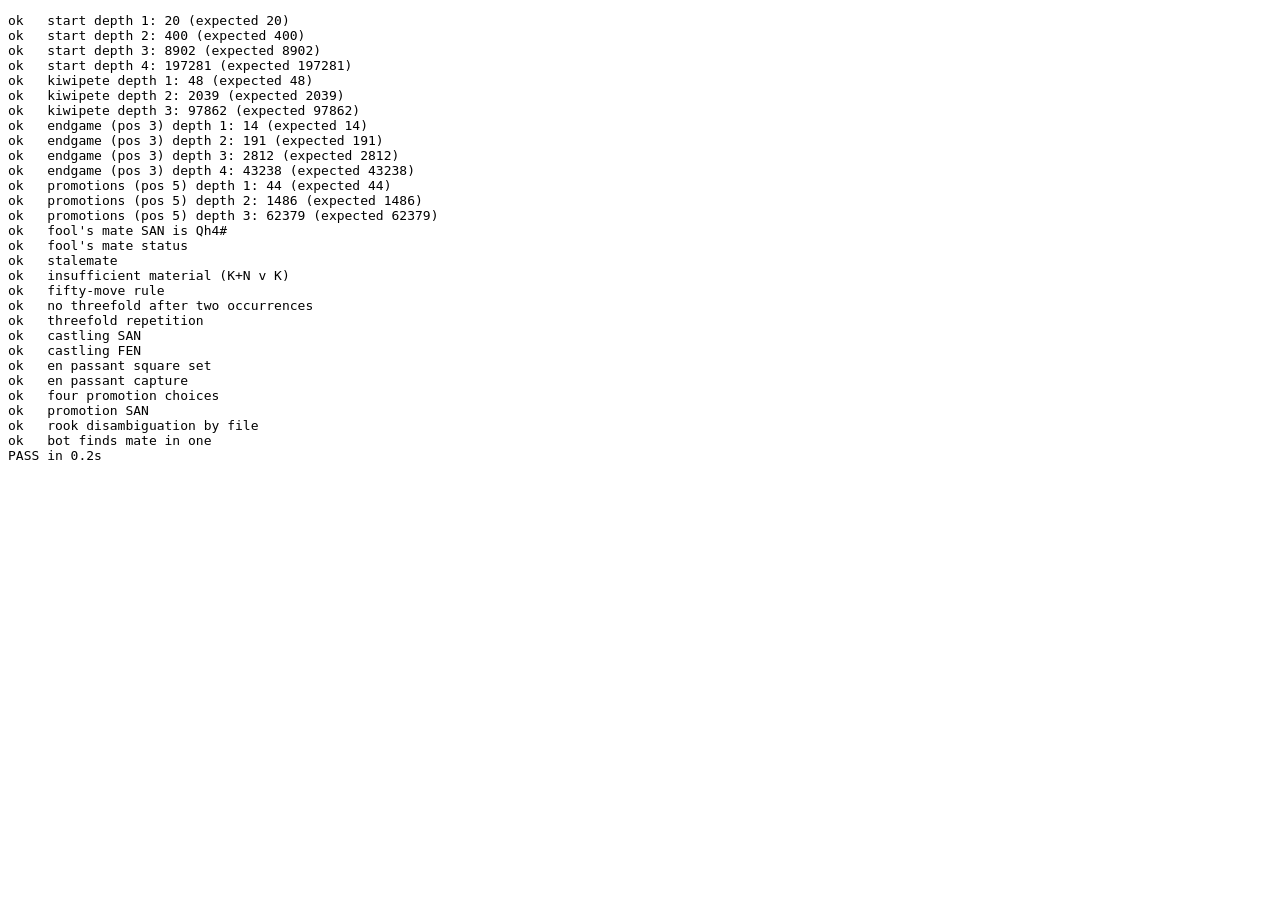
<file: tests/index.html>
<!doctype html>
<meta charset="utf-8">
<title>Engine tests</title>
<pre id="out">running...</pre>
<script src="../src/engine.js"></script>
<script src="engine-tests.js"></script>
<script>
  // ?t=perft  or  ?t=match&a=500&b=1000&n=20&time=100
  var q = new URLSearchParams(location.search), res;
  try {
    var t0 = Date.now();
    if (q.get('t') === 'match') {
      res = EngineTests.runMatch(+q.get('a') || 500, +q.get('b') || 1000, +q.get('n') || 20, { time: +q.get('time') || 100 });
    } else {
      res = EngineTests.runPerft();
    }
    res.text += '\n' + (res.ok ? 'PASS' : 'FAIL') + ' in ' + ((Date.now() - t0) / 1000).toFixed(1) + 's';
  } catch (e) {
    res = { text: 'ERROR ' + (e && e.stack || e) };
  }
  document.getElementById('out').textContent = res.text;
</script>
</file>
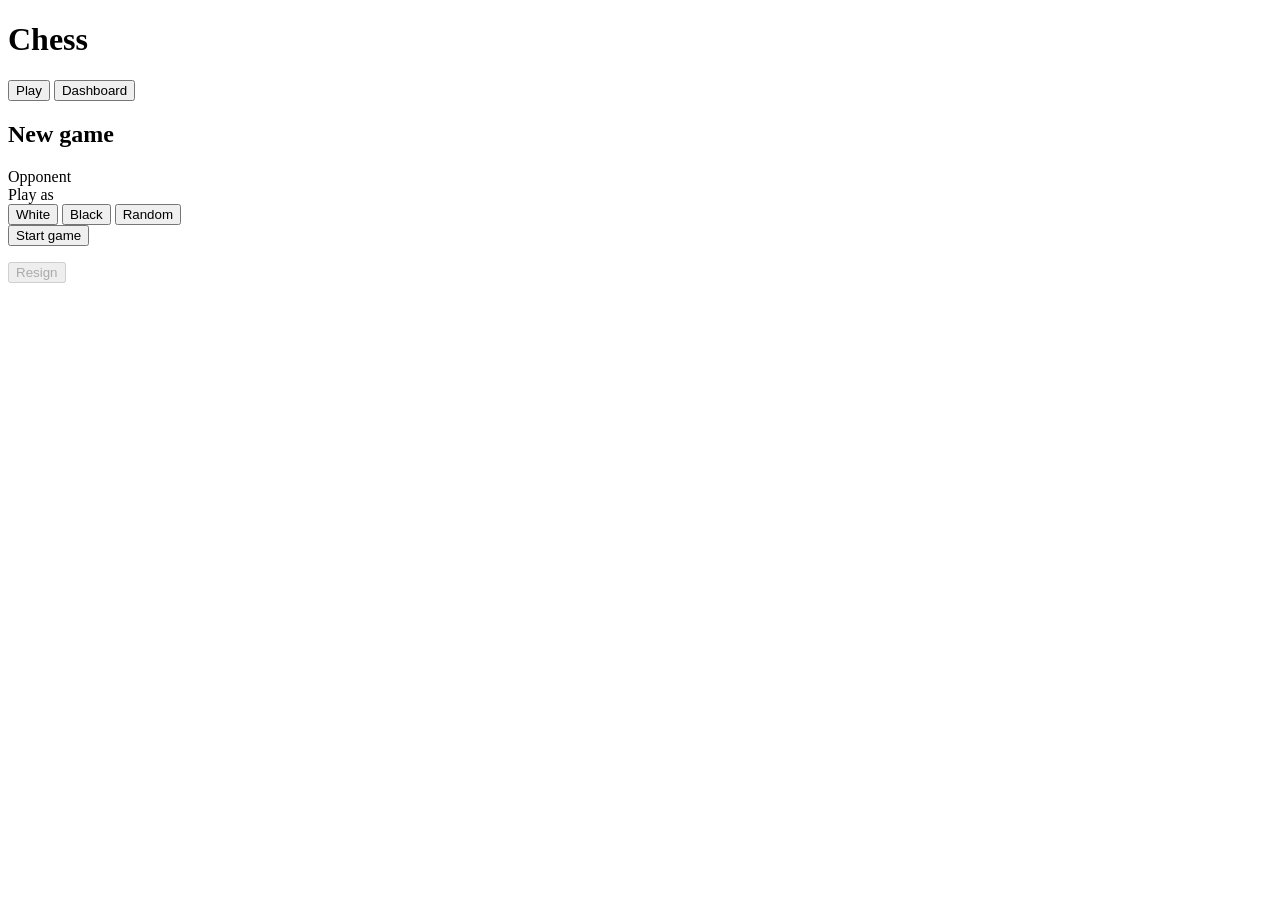
<file: src/template.html>
<!doctype html>
<html lang="en">
<head>
<meta charset="utf-8">
<meta name="viewport" content="width=device-width, initial-scale=1">
<title>Chess</title>
<style>
/*__CSS__*/
</style>
</head>
<body>
<header class="top">
  <h1>Chess</h1>
  <nav class="tabs" role="tablist">
    <button type="button" class="tab active" data-tab="play" role="tab">Play</button>
    <button type="button" class="tab" data-tab="dash" role="tab">Dashboard</button>
  </nav>
</header>

<div id="storage-warning" class="warning" hidden>
  This browser is not letting the page save data, so your stats will be lost when you close it.
  Use Export on the Dashboard to keep a copy.
</div>

<main>
  <section id="tab-play" class="play">
    <div class="board-col">
      <div class="player-bar" id="bar-top"></div>
      <div class="board-wrap">
        <div class="board" id="board"></div>
        <div class="promo" id="promo" hidden></div>
      </div>
      <div class="player-bar" id="bar-bottom"></div>
    </div>

    <aside class="side">
      <div class="card">
        <h2>New game</h2>
        <div class="label">Opponent</div>
        <div class="choices bots" id="bot-picker"></div>
        <div class="label">Play as</div>
        <div class="choices" id="color-picker">
          <button type="button" data-color="w">White</button>
          <button type="button" data-color="b">Black</button>
          <button type="button" data-color="random">Random</button>
        </div>
        <button type="button" class="primary wide" id="btn-new">Start game</button>
      </div>

      <div class="card grow">
        <div class="status" id="status"></div>
        <ol class="moves" id="moves"></ol>
        <button type="button" class="wide" id="btn-resign" disabled>Resign</button>
      </div>
    </aside>
  </section>

  <section id="tab-dash" class="dash" hidden>
    <div class="stats" id="stats"></div>

    <div class="dash-grid">
      <div class="card">
        <h2>Rating history</h2>
        <div id="spark"></div>
      </div>
      <div class="card">
        <h2>Record by bot</h2>
        <table class="bots-table" id="bot-table"></table>
      </div>
    </div>

    <div class="card" id="replay" hidden>
      <div class="replay-head">
        <h2 id="replay-title"></h2>
        <button type="button" id="replay-close">Close</button>
      </div>
      <div class="replay-body">
        <div class="board-wrap small"><div class="board static" id="replay-board"></div></div>
        <div class="replay-side">
          <div class="replay-nav">
            <button type="button" data-nav="start" title="First move">|&lt;</button>
            <button type="button" data-nav="prev" title="Previous move (left arrow)">&lt;</button>
            <span id="replay-pos"></span>
            <button type="button" data-nav="next" title="Next move (right arrow)">&gt;</button>
            <button type="button" data-nav="end" title="Last move">&gt;|</button>
          </div>
          <ol class="moves" id="replay-moves"></ol>
          <textarea id="replay-pgn" readonly rows="5" spellcheck="false"></textarea>
          <button type="button" class="wide" id="replay-copy">Copy PGN</button>
        </div>
      </div>
    </div>

    <div class="card">
      <h2>Past games</h2>
      <div id="games"></div>
    </div>

    <div class="card">
      <h2>Your data</h2>
      <p class="muted">
        Stats are kept in this browser and are tied to where this file lives on disk.
        Export a backup before moving or renaming the file, then import it again afterwards.
      </p>
      <div class="row">
        <button type="button" id="btn-export">Export JSON</button>
        <button type="button" id="btn-import">Import JSON</button>
        <button type="button" class="danger" id="btn-clear">Clear all data</button>
        <input type="file" id="import-file" accept=".json,application/json" hidden>
      </div>
      <div class="muted" id="data-msg"></div>
    </div>
  </section>
</main>

<div class="modal" id="modal" hidden>
  <div class="modal-box">
    <p id="modal-text"></p>
    <div class="row end">
      <button type="button" id="modal-cancel">Cancel</button>
      <button type="button" class="primary" id="modal-ok">OK</button>
    </div>
  </div>
</div>

<script>
/*__ENGINE__*/
</script>
<script>
/*__APP__*/
</script>
</body>
</html>
</file>
